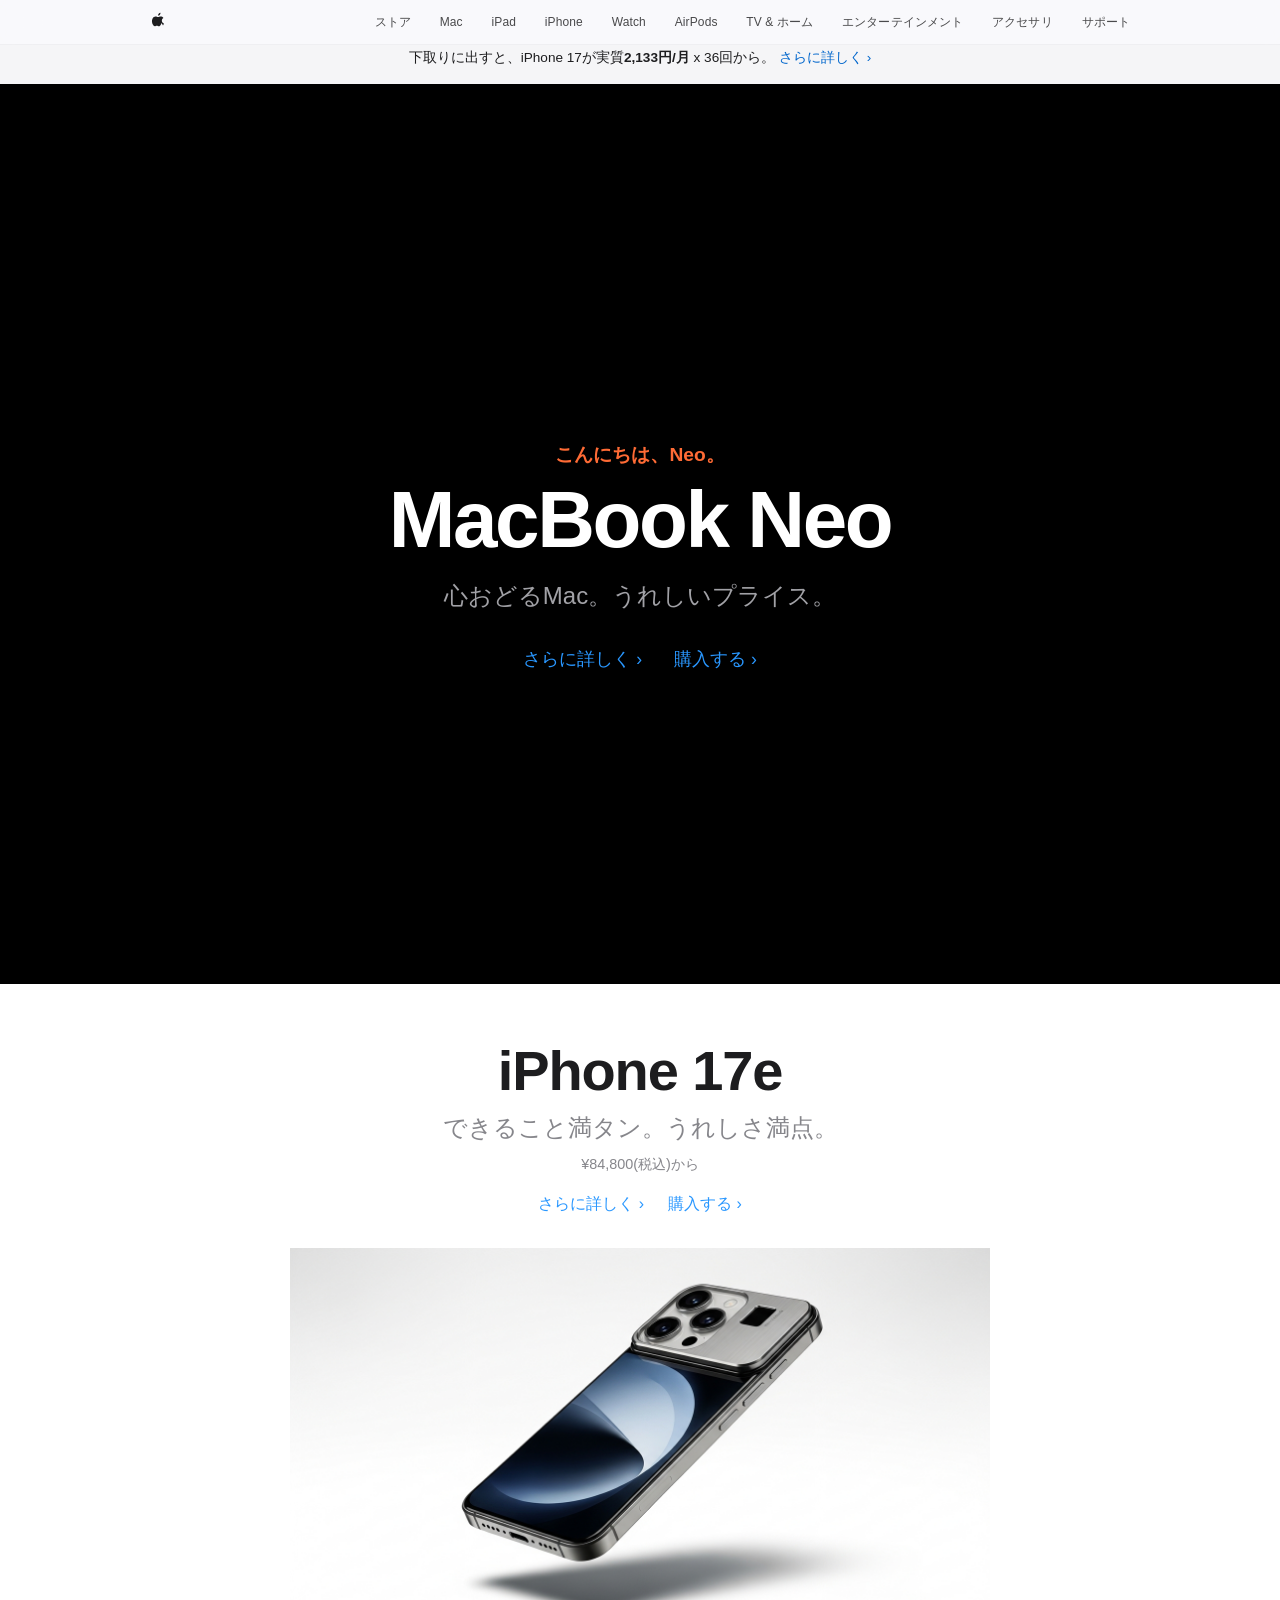
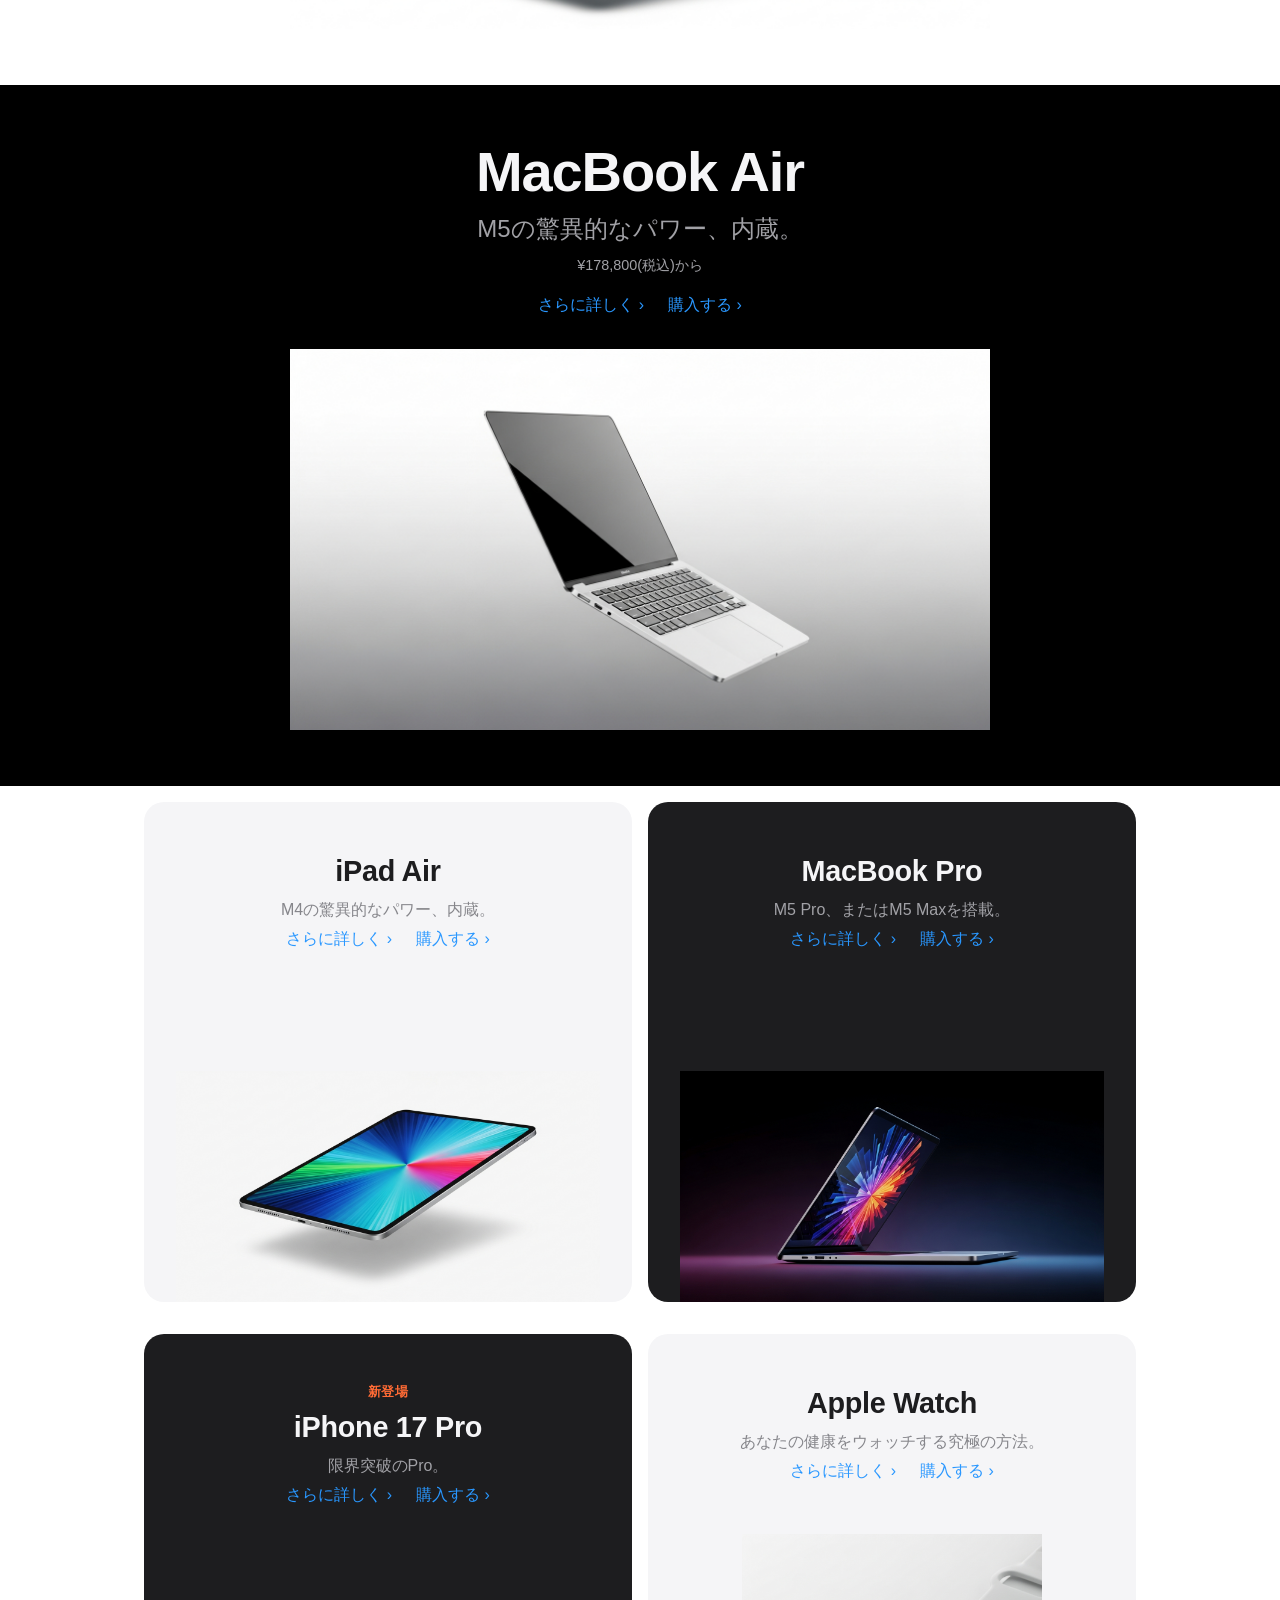
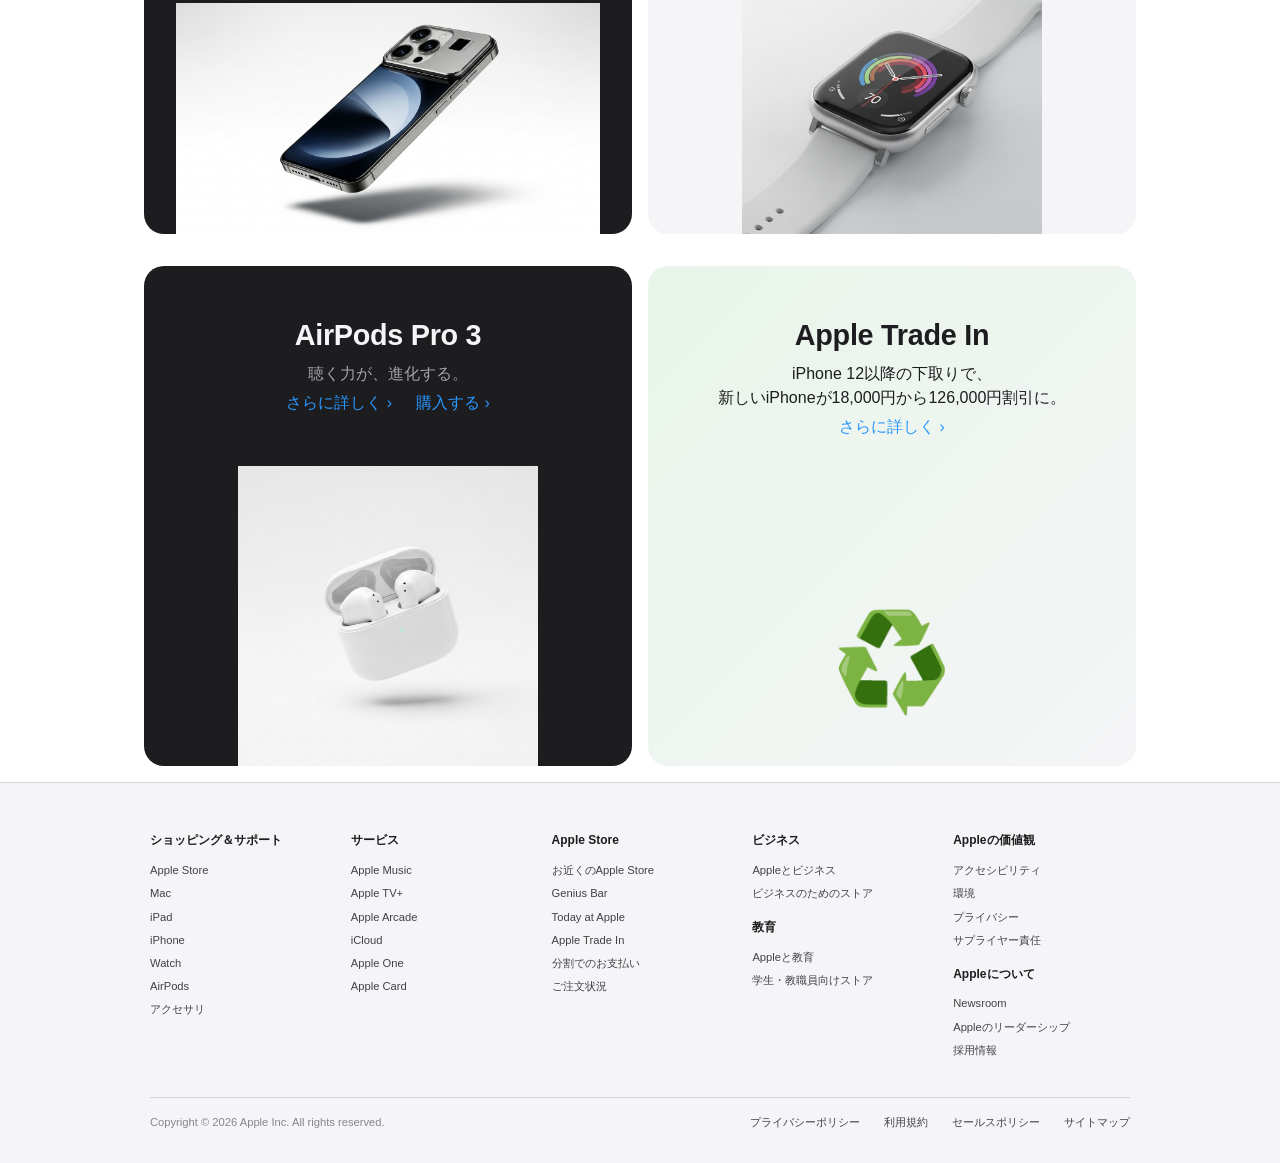
<file: index.html>
<!DOCTYPE html>
<html lang="ja">
<head>
  <meta charset="UTF-8">
  <meta name="viewport" content="width=device-width, initial-scale=1.0">
  <title>Apple（日本）</title>
  <meta name="description" content="Appleが届ける革新的なテクノロジー。iPhone、Mac、iPad、Apple Watch、AirPodsなど。">
  <link rel="stylesheet" href="style.css">
</head>
<body>
  <div class="loading-screen"><div class="loader"></div></div>

  <!-- Promo Banner -->
  <div class="store-banner" style="padding-top:48px;">
    下取りに出すと、iPhone 17が実質<strong>2,133円/月</strong> x 36回から。 <a href="#">さらに詳しく &rsaquo;</a>
  </div>

  <!-- Nav -->
  <nav class="global-nav">
    <div class="nav-inner">
      <a href="#" class="nav-logo">
        <svg viewBox="0 0 17 48" xmlns="http://www.w3.org/2000/svg"><path d="M15.57 34.41c-.73 1.74-1.08 2.52-2.03 4.08-1.31 2.18-3.17 4.89-5.47 4.91-2.04.02-2.56-1.33-5.33-1.31-2.76.01-3.34 1.34-5.38 1.32-2.3-.02-4.06-2.47-5.38-4.65C-10.35 34.04-11.3 26.82-8.6 22.42c1.91-3.12 4.94-4.95 7.73-4.95 2.88 0 4.69 1.34 7.07 1.34 2.3 0 3.71-1.34 7.03-1.34 2.48 0 5.18 1.35 7.08 3.68-6.22 3.41-5.21 12.29 1.26 14.63-.96 2.5-1.42 3.63-2.42 5.63zM10.95 12.35c1.07-1.37 1.88-3.31 1.58-5.29-1.75.12-3.79 1.23-4.98 2.68-1.08 1.32-1.97 3.28-1.62 5.18 1.9.06 3.88-1.08 5.02-2.57z"/></svg>
      </a>
      <div class="nav-links">
        <a href="store.html">ストア</a>
        <a href="mac.html">Mac</a>
        <a href="ipad.html">iPad</a>
        <a href="iphone.html">iPhone</a>
        <a href="watch.html">Watch</a>
        <a href="airpods.html">AirPods</a>
        <a href="#">TV &amp; ホーム</a>
        <a href="#">エンターテインメント</a>
        <a href="#">アクセサリ</a>
        <a href="#">サポート</a>
      </div>
      <button class="hamburger" aria-label="メニュー"><span></span><span></span><span></span></button>
    </div>
  </nav>

  <!-- Hero: MacBook Neo -->
  <section class="hero-section">
    <video class="hero-video-bg" autoplay muted loop playsinline>
      <source src="hero_video.mp4" type="video/mp4">
    </video>
    <div class="hero-content fade-in">
      <div class="hero-eyebrow">こんにちは、Neo。</div>
      <h1 class="hero-title">MacBook Neo</h1>
      <p class="hero-subtitle">心おどるMac。うれしいプライス。</p>
      <div class="hero-links">
        <a href="#" class="link-blue">さらに詳しく &rsaquo;</a>
        <a href="#" class="link-blue">購入する &rsaquo;</a>
      </div>
    </div>
  </section>

  <!-- iPhone 17e -->
  <section class="product-section white">
    <div class="product-content fade-in">
      <h2 class="product-title">iPhone 17e</h2>
      <p class="product-subtitle">できること満タン。うれしさ満点。</p>
      <p class="product-price">¥84,800(税込)から</p>
      <div class="product-links">
        <a href="#" class="link-blue">さらに詳しく &rsaquo;</a>
        <a href="#" class="link-blue">購入する &rsaquo;</a>
      </div>
      <div class="product-img">
        <img src="images/iphone.png" alt="iPhone 17e">
      </div>
    </div>
  </section>

  <!-- MacBook Air -->
  <section class="product-section dark">
    <div class="product-content fade-in">
      <h2 class="product-title">MacBook Air</h2>
      <p class="product-subtitle">M5の驚異的なパワー、内蔵。</p>
      <p class="product-price" style="color:#a1a1a6;">¥178,800(税込)から</p>
      <div class="product-links">
        <a href="#" class="link-blue">さらに詳しく &rsaquo;</a>
        <a href="#" class="link-blue">購入する &rsaquo;</a>
      </div>
      <div class="product-img">
        <img src="images/macbook.png" alt="MacBook Air">
      </div>
    </div>
  </section>

  <!-- Grid: iPad + MacBook Pro -->
  <div class="grid-section">
    <div class="grid-card light fade-in">
      <h3 class="card-title">iPad Air</h3>
      <p class="card-subtitle">M4の驚異的なパワー、内蔵。</p>
      <div class="card-links">
        <a href="#" class="link-blue">さらに詳しく &rsaquo;</a>
        <a href="#" class="link-blue">購入する &rsaquo;</a>
      </div>
      <div class="card-img">
        <img src="images/ipad.png" alt="iPad Air">
      </div>
    </div>
    <div class="grid-card dark fade-in">
      <h3 class="card-title">MacBook Pro</h3>
      <p class="card-subtitle">M5 Pro、またはM5 Maxを搭載。</p>
      <div class="card-links">
        <a href="#" class="link-blue">さらに詳しく &rsaquo;</a>
        <a href="#" class="link-blue">購入する &rsaquo;</a>
      </div>
      <div class="card-img">
        <img src="images/hero_macbook.png" alt="MacBook Pro">
      </div>
    </div>
  </div>

  <!-- Grid: iPhone 17 Pro + Apple Watch -->
  <div class="grid-section">
    <div class="grid-card dark fade-in">
      <div class="product-eyebrow" style="font-size:.8rem;">新登場</div>
      <h3 class="card-title">iPhone 17 Pro</h3>
      <p class="card-subtitle">限界突破のPro。</p>
      <div class="card-links">
        <a href="#" class="link-blue">さらに詳しく &rsaquo;</a>
        <a href="#" class="link-blue">購入する &rsaquo;</a>
      </div>
      <div class="card-img">
        <img src="images/iphone.png" alt="iPhone 17 Pro">
      </div>
    </div>
    <div class="grid-card light fade-in">
      <h3 class="card-title">Apple Watch</h3>
      <p class="card-subtitle">あなたの健康をウォッチする究極の方法。</p>
      <div class="card-links">
        <a href="#" class="link-blue">さらに詳しく &rsaquo;</a>
        <a href="#" class="link-blue">購入する &rsaquo;</a>
      </div>
      <div class="card-img">
        <img src="images/watch.png" alt="Apple Watch">
      </div>
    </div>
  </div>

  <!-- Grid: AirPods + Trade In -->
  <div class="grid-section">
    <div class="grid-card dark fade-in">
      <h3 class="card-title">AirPods Pro 3</h3>
      <p class="card-subtitle">聴く力が、進化する。</p>
      <div class="card-links">
        <a href="#" class="link-blue">さらに詳しく &rsaquo;</a>
        <a href="#" class="link-blue">購入する &rsaquo;</a>
      </div>
      <div class="card-img">
        <img src="images/airpods.png" alt="AirPods Pro">
      </div>
    </div>
    <div class="grid-card light fade-in" style="background: linear-gradient(135deg, #e8f5e9, #f5f5f7);">
      <h3 class="card-title">Apple Trade In</h3>
      <p class="card-subtitle" style="color:#1d1d1f;">iPhone 12以降の下取りで、<br>新しいiPhoneが18,000円から126,000円割引に。</p>
      <div class="card-links">
        <a href="#" class="link-blue">さらに詳しく &rsaquo;</a>
      </div>
      <div class="card-img" style="font-size:6rem;padding:2rem;">♻️</div>
    </div>
  </div>

  <!-- Footer -->
  <footer>
    <div class="footer-inner">
      <div class="footer-directory">
        <div class="footer-col">
          <h4>ショッピング＆サポート</h4>
          <a href="#">Apple Store</a>
          <a href="#">Mac</a>
          <a href="#">iPad</a>
          <a href="#">iPhone</a>
          <a href="#">Watch</a>
          <a href="#">AirPods</a>
          <a href="#">アクセサリ</a>
        </div>
        <div class="footer-col">
          <h4>サービス</h4>
          <a href="#">Apple Music</a>
          <a href="#">Apple TV+</a>
          <a href="#">Apple Arcade</a>
          <a href="#">iCloud</a>
          <a href="#">Apple One</a>
          <a href="#">Apple Card</a>
        </div>
        <div class="footer-col">
          <h4>Apple Store</h4>
          <a href="#">お近くのApple Store</a>
          <a href="#">Genius Bar</a>
          <a href="#">Today at Apple</a>
          <a href="#">Apple Trade In</a>
          <a href="#">分割でのお支払い</a>
          <a href="#">ご注文状況</a>
        </div>
        <div class="footer-col">
          <h4>ビジネス</h4>
          <a href="#">Appleとビジネス</a>
          <a href="#">ビジネスのためのストア</a>
          <h4 style="margin-top:1rem;">教育</h4>
          <a href="#">Appleと教育</a>
          <a href="#">学生・教職員向けストア</a>
        </div>
        <div class="footer-col">
          <h4>Appleの価値観</h4>
          <a href="#">アクセシビリティ</a>
          <a href="#">環境</a>
          <a href="#">プライバシー</a>
          <a href="#">サプライヤー責任</a>
          <h4 style="margin-top:1rem;">Appleについて</h4>
          <a href="#">Newsroom</a>
          <a href="#">Appleのリーダーシップ</a>
          <a href="#">採用情報</a>
        </div>
      </div>
      <div class="footer-bottom">
        <p>Copyright &copy; 2026 Apple Inc. All rights reserved.</p>
        <div class="footer-legal-links">
          <a href="#">プライバシーポリシー</a>
          <a href="#">利用規約</a>
          <a href="#">セールスポリシー</a>
          <a href="#">サイトマップ</a>
        </div>
      </div>
    </div>
  </footer>

  <script src="main.js"></script>
</body>
</html>
</file>
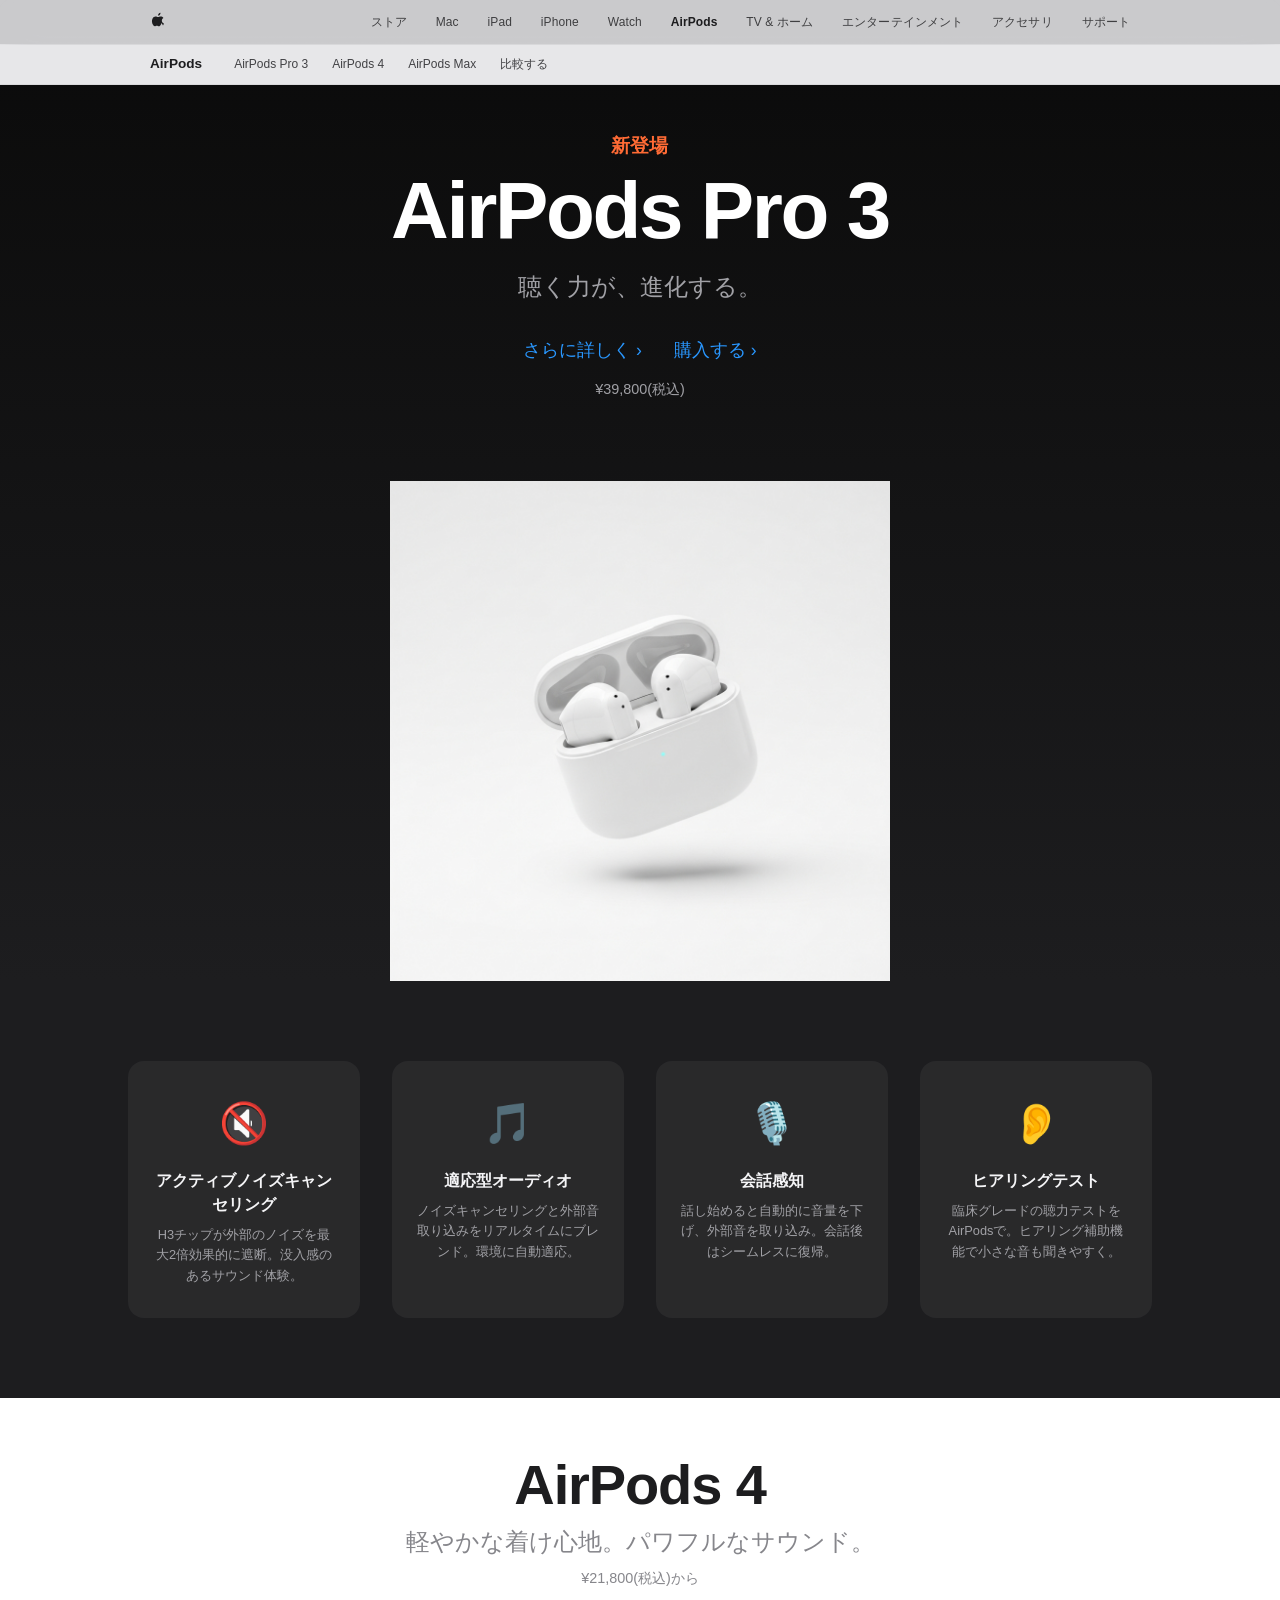
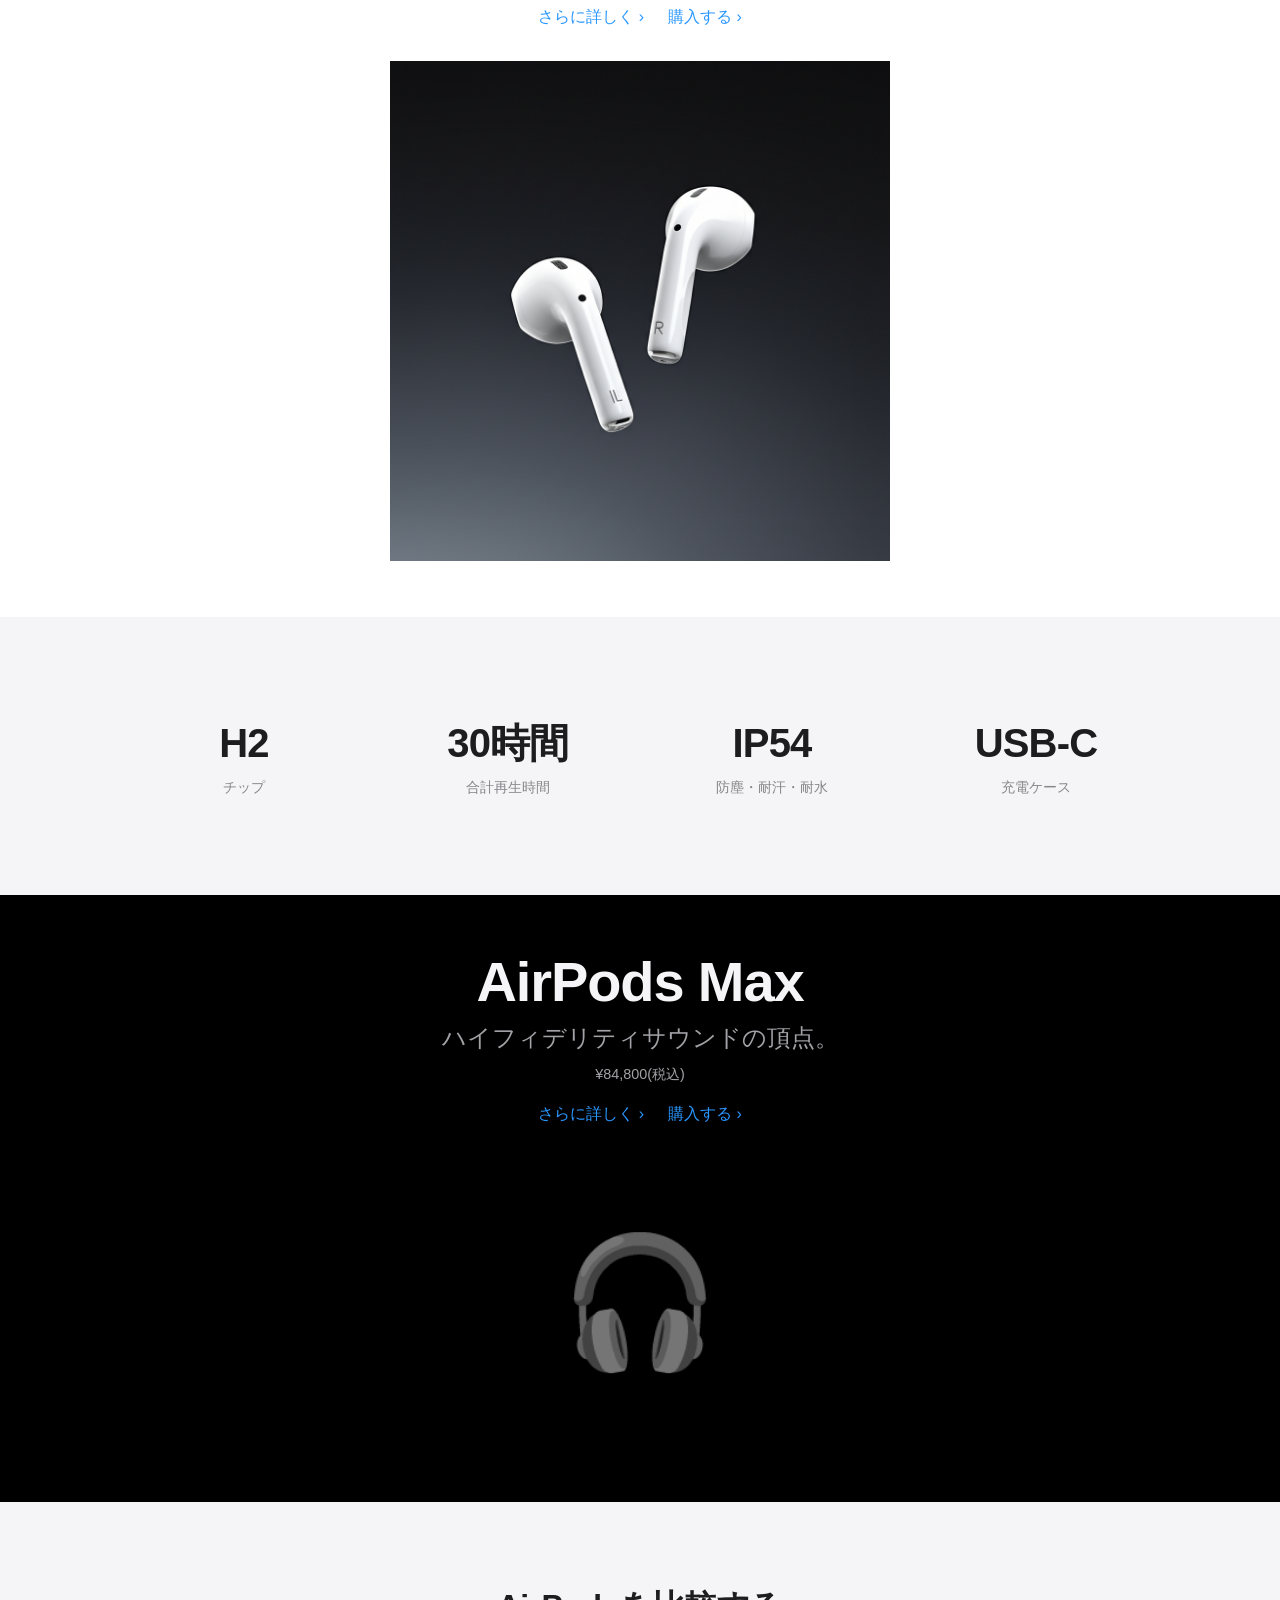
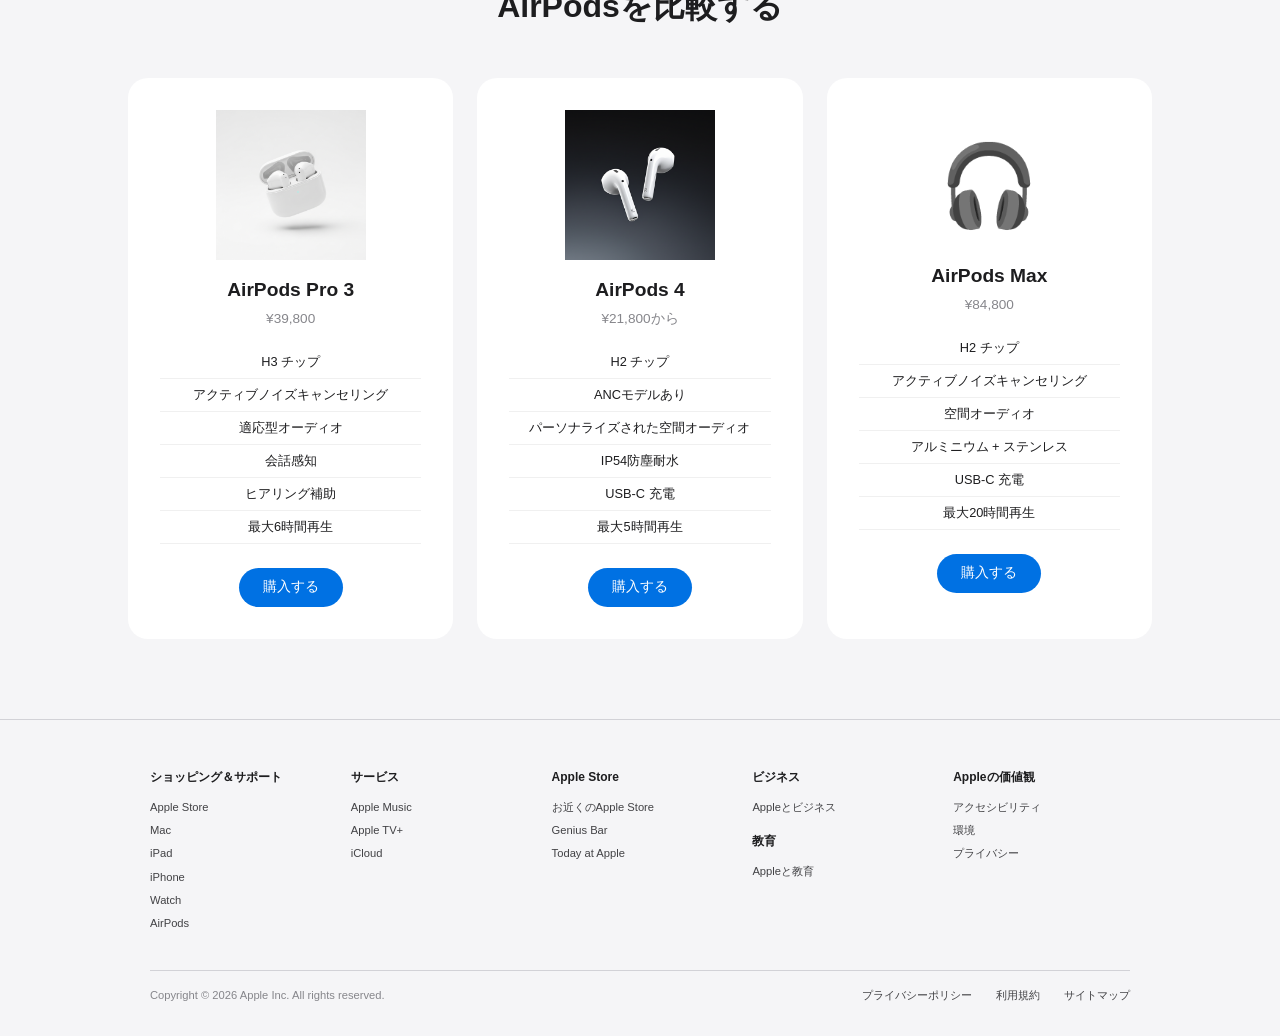
<file: airpods.html>
<!DOCTYPE html>
<html lang="ja">
<head>
  <meta charset="UTF-8">
  <meta name="viewport" content="width=device-width, initial-scale=1.0">
  <title>AirPods - Apple（日本）</title>
  <meta name="description" content="AirPods Pro 3、AirPods 4。パーソナルオーディオの新基準。">
  <link rel="stylesheet" href="style.css">
  <link rel="stylesheet" href="subpage.css">
</head>
<body>
  <div class="loading-screen"><div class="loader"></div></div>

  <nav class="global-nav">
    <div class="nav-inner">
      <a href="index.html" class="nav-logo">
        <svg viewBox="0 0 17 48" xmlns="http://www.w3.org/2000/svg"><path d="M15.57 34.41c-.73 1.74-1.08 2.52-2.03 4.08-1.31 2.18-3.17 4.89-5.47 4.91-2.04.02-2.56-1.33-5.33-1.31-2.76.01-3.34 1.34-5.38 1.32-2.3-.02-4.06-2.47-5.38-4.65C-10.35 34.04-11.3 26.82-8.6 22.42c1.91-3.12 4.94-4.95 7.73-4.95 2.88 0 4.69 1.34 7.07 1.34 2.3 0 3.71-1.34 7.03-1.34 2.48 0 5.18 1.35 7.08 3.68-6.22 3.41-5.21 12.29 1.26 14.63-.96 2.5-1.42 3.63-2.42 5.63zM10.95 12.35c1.07-1.37 1.88-3.31 1.58-5.29-1.75.12-3.79 1.23-4.98 2.68-1.08 1.32-1.97 3.28-1.62 5.18 1.9.06 3.88-1.08 5.02-2.57z"/></svg>
      </a>
      <div class="nav-links">
        <a href="store.html">ストア</a>
        <a href="mac.html">Mac</a>
        <a href="ipad.html">iPad</a>
        <a href="iphone.html">iPhone</a>
        <a href="watch.html">Watch</a>
        <a href="airpods.html" class="active">AirPods</a>
        <a href="#">TV &amp; ホーム</a>
        <a href="#">エンターテインメント</a>
        <a href="#">アクセサリ</a>
        <a href="#">サポート</a>
      </div>
      <button class="hamburger" aria-label="メニュー"><span></span><span></span><span></span></button>
    </div>
  </nav>

  <div class="sub-nav">
    <div class="sub-nav-inner">
      <span class="sub-nav-title">AirPods</span>
      <div class="sub-nav-links">
        <a href="#airpods-pro">AirPods Pro 3</a>
        <a href="#airpods-4">AirPods 4</a>
        <a href="#airpods-max">AirPods Max</a>
        <a href="#compare">比較する</a>
      </div>
    </div>
  </div>

  <!-- Hero: AirPods Pro 3 -->
  <section id="airpods-pro" class="hero-section" style="background: linear-gradient(180deg, #0a0a0a 0%, #1d1d1f 100%);">
    <div class="hero-content fade-in">
      <div class="hero-eyebrow">新登場</div>
      <h1 class="hero-title">AirPods Pro 3</h1>
      <p class="hero-subtitle">聴く力が、進化する。</p>
      <div class="hero-links">
        <a href="#" class="link-blue">さらに詳しく &rsaquo;</a>
        <a href="#" class="link-blue">購入する &rsaquo;</a>
      </div>
      <p class="hero-price">¥39,800(税込)</p>
    </div>
    <div class="hero-product-img fade-in">
      <img src="images/airpods.png" alt="AirPods Pro 3" style="max-width:500px;">
    </div>
  </section>

  <!-- AirPods Pro Features -->
  <section class="features-section dark">
    <div class="features-grid">
      <div class="feature-card fade-in">
        <div class="feature-icon">🔇</div>
        <h3>アクティブノイズキャンセリング</h3>
        <p>H3チップが外部のノイズを最大2倍効果的に遮断。没入感のあるサウンド体験。</p>
      </div>
      <div class="feature-card fade-in">
        <div class="feature-icon">🎵</div>
        <h3>適応型オーディオ</h3>
        <p>ノイズキャンセリングと外部音取り込みをリアルタイムにブレンド。環境に自動適応。</p>
      </div>
      <div class="feature-card fade-in">
        <div class="feature-icon">🎙️</div>
        <h3>会話感知</h3>
        <p>話し始めると自動的に音量を下げ、外部音を取り込み。会話後はシームレスに復帰。</p>
      </div>
      <div class="feature-card fade-in">
        <div class="feature-icon">👂</div>
        <h3>ヒアリングテスト</h3>
        <p>臨床グレードの聴力テストをAirPodsで。ヒアリング補助機能で小さな音も聞きやすく。</p>
      </div>
    </div>
  </section>

  <!-- AirPods 4 -->
  <section id="airpods-4" class="product-section white">
    <div class="product-content fade-in">
      <h2 class="product-title">AirPods 4</h2>
      <p class="product-subtitle">軽やかな着け心地。パワフルなサウンド。</p>
      <p class="product-price">¥21,800(税込)から</p>
      <div class="product-links">
        <a href="#" class="link-blue">さらに詳しく &rsaquo;</a>
        <a href="#" class="link-blue">購入する &rsaquo;</a>
      </div>
      <div class="product-img">
        <img src="images/airpods4.png" alt="AirPods 4" style="max-width:500px;margin:0 auto;">
      </div>
    </div>
  </section>

  <!-- AirPods 4 Highlights -->
  <section class="highlights-section">
    <div class="highlights-grid">
      <div class="highlight-item fade-in">
        <span class="highlight-number">H2</span>
        <span class="highlight-label">チップ</span>
      </div>
      <div class="highlight-item fade-in">
        <span class="highlight-number">30時間</span>
        <span class="highlight-label">合計再生時間</span>
      </div>
      <div class="highlight-item fade-in">
        <span class="highlight-number">IP54</span>
        <span class="highlight-label">防塵・耐汗・耐水</span>
      </div>
      <div class="highlight-item fade-in">
        <span class="highlight-number">USB-C</span>
        <span class="highlight-label">充電ケース</span>
      </div>
    </div>
  </section>

  <!-- AirPods Max -->
  <section id="airpods-max" class="product-section dark">
    <div class="product-content fade-in">
      <h2 class="product-title">AirPods Max</h2>
      <p class="product-subtitle">ハイフィデリティサウンドの頂点。</p>
      <p class="product-price" style="color:#a1a1a6;">¥84,800(税込)</p>
      <div class="product-links">
        <a href="#" class="link-blue">さらに詳しく &rsaquo;</a>
        <a href="#" class="link-blue">購入する &rsaquo;</a>
      </div>
      <div class="airpods-max-visual fade-in">
        <div style="font-size:8rem;padding:3rem;">🎧</div>
      </div>
    </div>
  </section>

  <!-- Compare -->
  <section id="compare" class="compare-section">
    <h2 class="section-heading fade-in">AirPodsを比較する</h2>
    <div class="compare-grid">
      <div class="compare-card fade-in">
        <img src="images/airpods.png" alt="AirPods Pro 3" class="compare-img">
        <h3>AirPods Pro 3</h3>
        <p class="compare-price">¥39,800</p>
        <ul class="compare-specs">
          <li>H3 チップ</li>
          <li>アクティブノイズキャンセリング</li>
          <li>適応型オーディオ</li>
          <li>会話感知</li>
          <li>ヒアリング補助</li>
          <li>最大6時間再生</li>
        </ul>
        <a href="#" class="btn-blue">購入する</a>
      </div>
      <div class="compare-card fade-in">
        <img src="images/airpods4.png" alt="AirPods 4" class="compare-img">
        <h3>AirPods 4</h3>
        <p class="compare-price">¥21,800から</p>
        <ul class="compare-specs">
          <li>H2 チップ</li>
          <li>ANCモデルあり</li>
          <li>パーソナライズされた空間オーディオ</li>
          <li>IP54防塵耐水</li>
          <li>USB-C 充電</li>
          <li>最大5時間再生</li>
        </ul>
        <a href="#" class="btn-blue">購入する</a>
      </div>
      <div class="compare-card fade-in">
        <div style="font-size:5rem;padding:1rem;">🎧</div>
        <h3>AirPods Max</h3>
        <p class="compare-price">¥84,800</p>
        <ul class="compare-specs">
          <li>H2 チップ</li>
          <li>アクティブノイズキャンセリング</li>
          <li>空間オーディオ</li>
          <li>アルミニウム + ステンレス</li>
          <li>USB-C 充電</li>
          <li>最大20時間再生</li>
        </ul>
        <a href="#" class="btn-blue">購入する</a>
      </div>
    </div>
  </section>

  <footer>
    <div class="footer-inner">
      <div class="footer-directory">
        <div class="footer-col">
          <h4>ショッピング＆サポート</h4>
          <a href="store.html">Apple Store</a>
          <a href="mac.html">Mac</a>
          <a href="ipad.html">iPad</a>
          <a href="iphone.html">iPhone</a>
          <a href="watch.html">Watch</a>
          <a href="airpods.html">AirPods</a>
        </div>
        <div class="footer-col">
          <h4>サービス</h4>
          <a href="#">Apple Music</a>
          <a href="#">Apple TV+</a>
          <a href="#">iCloud</a>
        </div>
        <div class="footer-col">
          <h4>Apple Store</h4>
          <a href="#">お近くのApple Store</a>
          <a href="#">Genius Bar</a>
          <a href="#">Today at Apple</a>
        </div>
        <div class="footer-col">
          <h4>ビジネス</h4>
          <a href="#">Appleとビジネス</a>
          <h4 style="margin-top:1rem;">教育</h4>
          <a href="#">Appleと教育</a>
        </div>
        <div class="footer-col">
          <h4>Appleの価値観</h4>
          <a href="#">アクセシビリティ</a>
          <a href="#">環境</a>
          <a href="#">プライバシー</a>
        </div>
      </div>
      <div class="footer-bottom">
        <p>Copyright &copy; 2026 Apple Inc. All rights reserved.</p>
        <div class="footer-legal-links">
          <a href="#">プライバシーポリシー</a>
          <a href="#">利用規約</a>
          <a href="#">サイトマップ</a>
        </div>
      </div>
    </div>
  </footer>
  <script src="main.js"></script>
</body>
</html>
</file>
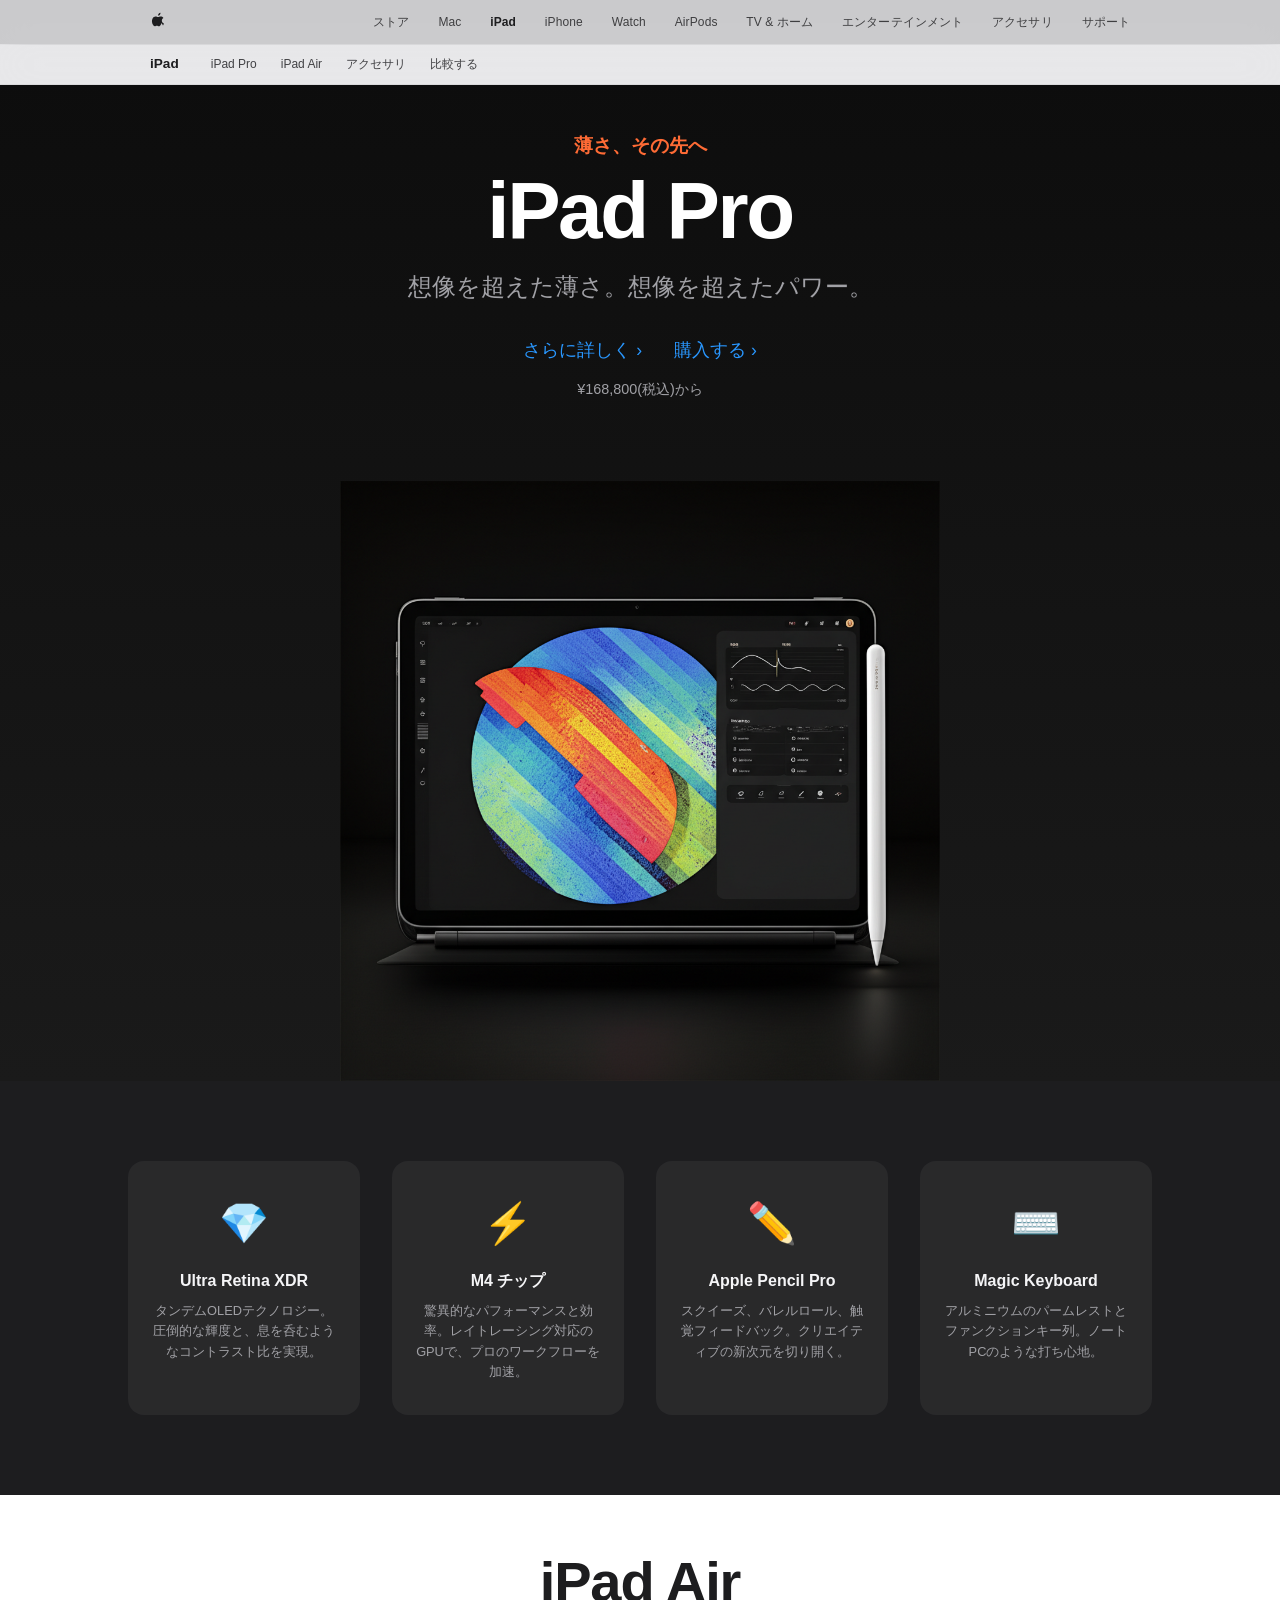
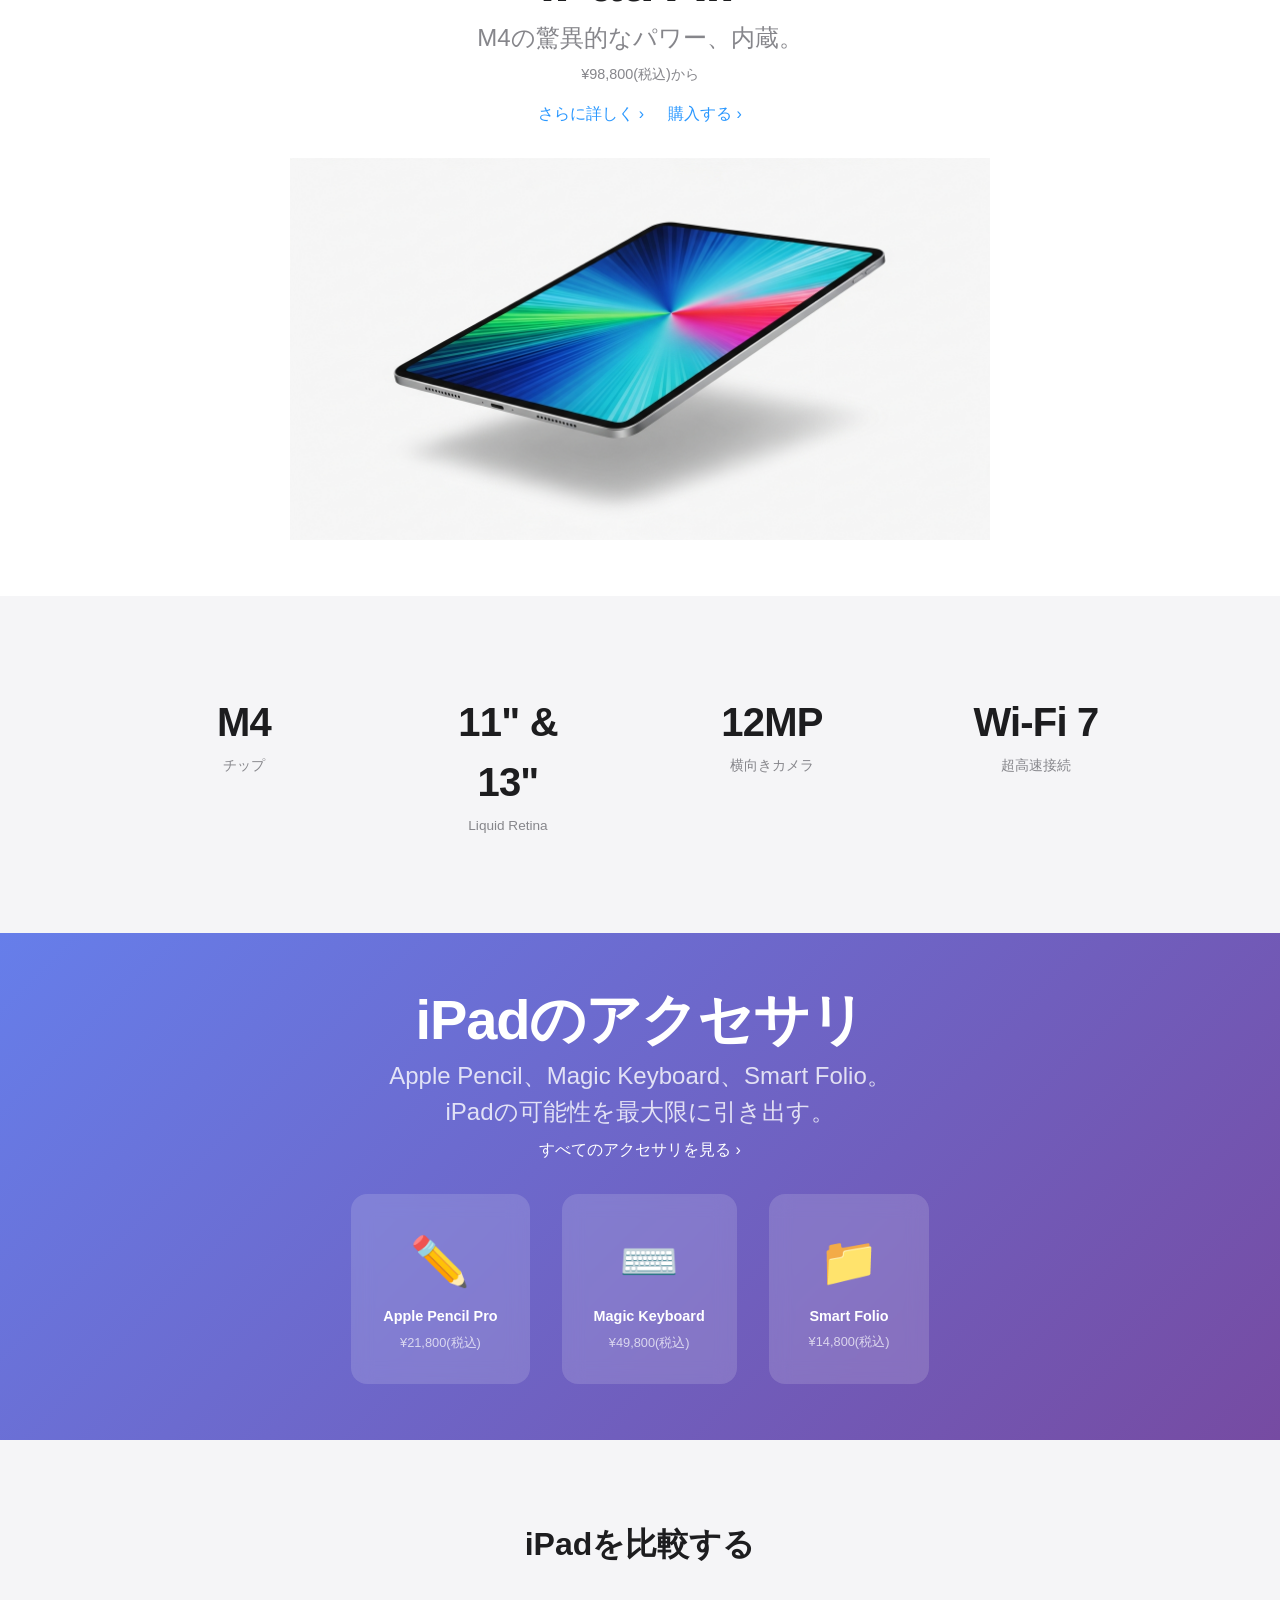
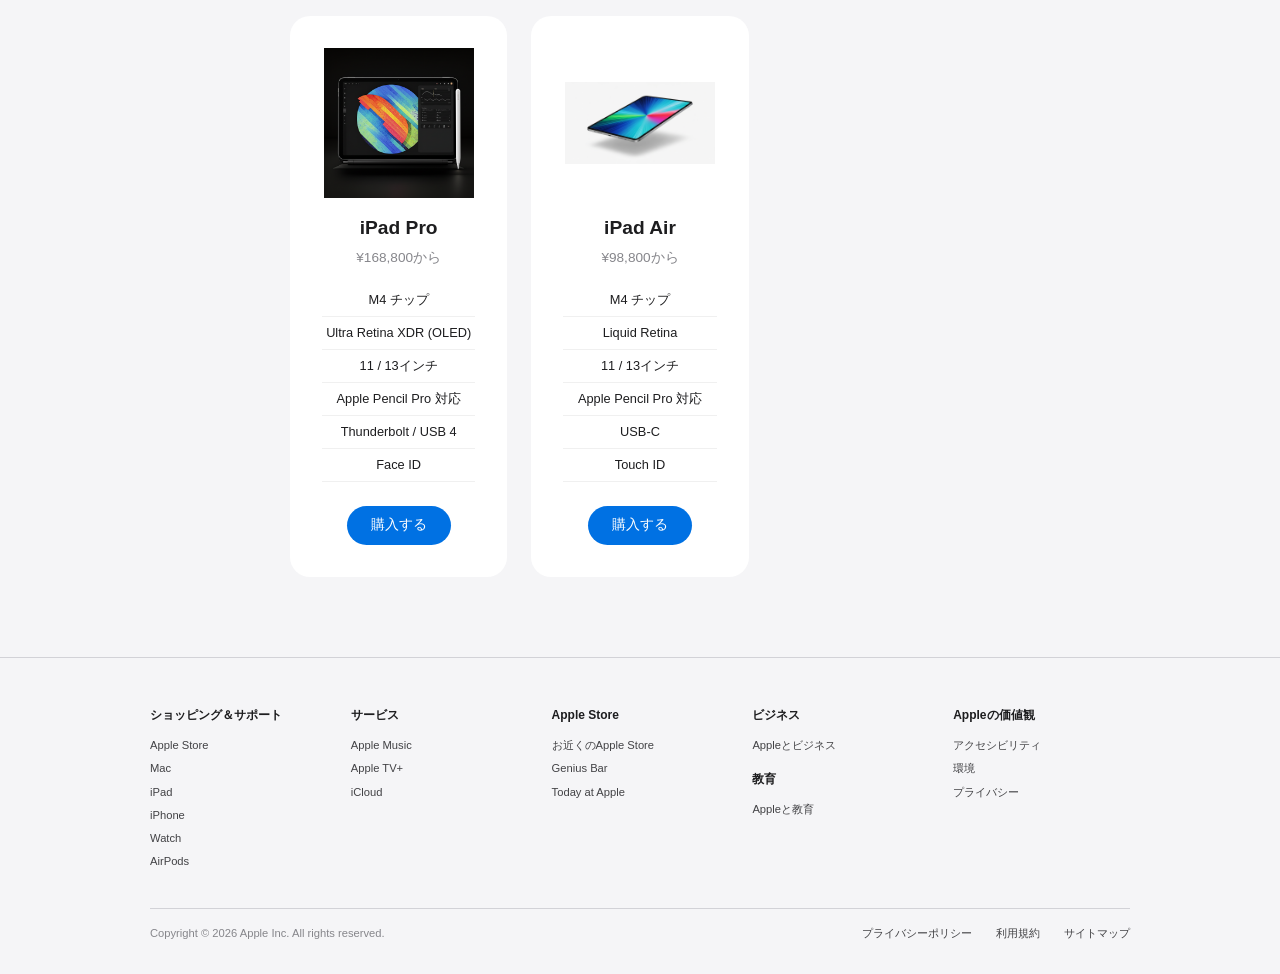
<file: ipad.html>
<!DOCTYPE html>
<html lang="ja">
<head>
  <meta charset="UTF-8">
  <meta name="viewport" content="width=device-width, initial-scale=1.0">
  <title>iPad - Apple（日本）</title>
  <meta name="description" content="iPad Pro、iPad Airを探そう。Appleシリコン搭載の最も先進的なタブレット。">
  <link rel="stylesheet" href="style.css">
  <link rel="stylesheet" href="subpage.css">
</head>
<body>
  <div class="loading-screen"><div class="loader"></div></div>

  <nav class="global-nav">
    <div class="nav-inner">
      <a href="index.html" class="nav-logo">
        <svg viewBox="0 0 17 48" xmlns="http://www.w3.org/2000/svg"><path d="M15.57 34.41c-.73 1.74-1.08 2.52-2.03 4.08-1.31 2.18-3.17 4.89-5.47 4.91-2.04.02-2.56-1.33-5.33-1.31-2.76.01-3.34 1.34-5.38 1.32-2.3-.02-4.06-2.47-5.38-4.65C-10.35 34.04-11.3 26.82-8.6 22.42c1.91-3.12 4.94-4.95 7.73-4.95 2.88 0 4.69 1.34 7.07 1.34 2.3 0 3.71-1.34 7.03-1.34 2.48 0 5.18 1.35 7.08 3.68-6.22 3.41-5.21 12.29 1.26 14.63-.96 2.5-1.42 3.63-2.42 5.63zM10.95 12.35c1.07-1.37 1.88-3.31 1.58-5.29-1.75.12-3.79 1.23-4.98 2.68-1.08 1.32-1.97 3.28-1.62 5.18 1.9.06 3.88-1.08 5.02-2.57z"/></svg>
      </a>
      <div class="nav-links">
        <a href="store.html">ストア</a>
        <a href="mac.html">Mac</a>
        <a href="ipad.html" class="active">iPad</a>
        <a href="iphone.html">iPhone</a>
        <a href="watch.html">Watch</a>
        <a href="airpods.html">AirPods</a>
        <a href="#">TV &amp; ホーム</a>
        <a href="#">エンターテインメント</a>
        <a href="#">アクセサリ</a>
        <a href="#">サポート</a>
      </div>
      <button class="hamburger" aria-label="メニュー"><span></span><span></span><span></span></button>
    </div>
  </nav>

  <div class="sub-nav">
    <div class="sub-nav-inner">
      <span class="sub-nav-title">iPad</span>
      <div class="sub-nav-links">
        <a href="#ipad-pro">iPad Pro</a>
        <a href="#ipad-air">iPad Air</a>
        <a href="#accessories">アクセサリ</a>
        <a href="#compare">比較する</a>
      </div>
    </div>
  </div>

  <!-- Hero: iPad Pro -->
  <section id="ipad-pro" class="hero-section" style="background: linear-gradient(180deg, #0c0c0c 0%, #1a1a1a 100%);">
    <div class="hero-content fade-in">
      <div class="hero-eyebrow">薄さ、その先へ</div>
      <h1 class="hero-title">iPad Pro</h1>
      <p class="hero-subtitle">想像を超えた薄さ。想像を超えたパワー。</p>
      <div class="hero-links">
        <a href="#" class="link-blue">さらに詳しく &rsaquo;</a>
        <a href="#" class="link-blue">購入する &rsaquo;</a>
      </div>
      <p class="hero-price">¥168,800(税込)から</p>
    </div>
    <div class="hero-product-img fade-in">
      <img src="images/ipad_pro.png" alt="iPad Pro">
    </div>
  </section>

  <!-- iPad Pro Features -->
  <section class="features-section dark">
    <div class="features-grid">
      <div class="feature-card fade-in">
        <div class="feature-icon">💎</div>
        <h3>Ultra Retina XDR</h3>
        <p>タンデムOLEDテクノロジー。圧倒的な輝度と、息を呑むようなコントラスト比を実現。</p>
      </div>
      <div class="feature-card fade-in">
        <div class="feature-icon">⚡</div>
        <h3>M4 チップ</h3>
        <p>驚異的なパフォーマンスと効率。レイトレーシング対応のGPUで、プロのワークフローを加速。</p>
      </div>
      <div class="feature-card fade-in">
        <div class="feature-icon">✏️</div>
        <h3>Apple Pencil Pro</h3>
        <p>スクイーズ、バレルロール、触覚フィードバック。クリエイティブの新次元を切り開く。</p>
      </div>
      <div class="feature-card fade-in">
        <div class="feature-icon">⌨️</div>
        <h3>Magic Keyboard</h3>
        <p>アルミニウムのパームレストとファンクションキー列。ノートPCのような打ち心地。</p>
      </div>
    </div>
  </section>

  <!-- iPad Air -->
  <section id="ipad-air" class="product-section white">
    <div class="product-content fade-in">
      <h2 class="product-title">iPad Air</h2>
      <p class="product-subtitle">M4の驚異的なパワー、内蔵。</p>
      <p class="product-price">¥98,800(税込)から</p>
      <div class="product-links">
        <a href="#" class="link-blue">さらに詳しく &rsaquo;</a>
        <a href="#" class="link-blue">購入する &rsaquo;</a>
      </div>
      <div class="product-img">
        <img src="images/ipad.png" alt="iPad Air">
      </div>
    </div>
  </section>

  <!-- iPad Air Highlights -->
  <section class="highlights-section">
    <div class="highlights-grid">
      <div class="highlight-item fade-in">
        <span class="highlight-number">M4</span>
        <span class="highlight-label">チップ</span>
      </div>
      <div class="highlight-item fade-in">
        <span class="highlight-number">11" & 13"</span>
        <span class="highlight-label">Liquid Retina</span>
      </div>
      <div class="highlight-item fade-in">
        <span class="highlight-number">12MP</span>
        <span class="highlight-label">横向きカメラ</span>
      </div>
      <div class="highlight-item fade-in">
        <span class="highlight-number">Wi-Fi 7</span>
        <span class="highlight-label">超高速接続</span>
      </div>
    </div>
  </section>

  <!-- Accessories -->
  <section id="accessories" class="product-section" style="background: linear-gradient(135deg, #667eea 0%, #764ba2 100%); color:#fff;">
    <div class="product-content fade-in">
      <h2 class="product-title" style="color:#fff;">iPadのアクセサリ</h2>
      <p class="product-subtitle" style="color:rgba(255,255,255,.8);">Apple Pencil、Magic Keyboard、Smart Folio。<br>iPadの可能性を最大限に引き出す。</p>
      <div class="product-links">
        <a href="#" class="link-blue" style="color:#fff;">すべてのアクセサリを見る &rsaquo;</a>
      </div>
      <div class="accessory-grid">
        <div class="accessory-item fade-in">
          <div style="font-size:3rem;margin-bottom:.5rem;">✏️</div>
          <h4>Apple Pencil Pro</h4>
          <p>¥21,800(税込)</p>
        </div>
        <div class="accessory-item fade-in">
          <div style="font-size:3rem;margin-bottom:.5rem;">⌨️</div>
          <h4>Magic Keyboard</h4>
          <p>¥49,800(税込)</p>
        </div>
        <div class="accessory-item fade-in">
          <div style="font-size:3rem;margin-bottom:.5rem;">📁</div>
          <h4>Smart Folio</h4>
          <p>¥14,800(税込)</p>
        </div>
      </div>
    </div>
  </section>

  <!-- Compare -->
  <section id="compare" class="compare-section">
    <h2 class="section-heading fade-in">iPadを比較する</h2>
    <div class="compare-grid" style="max-width:700px;">
      <div class="compare-card fade-in">
        <img src="images/ipad_pro.png" alt="iPad Pro" class="compare-img">
        <h3>iPad Pro</h3>
        <p class="compare-price">¥168,800から</p>
        <ul class="compare-specs">
          <li>M4 チップ</li>
          <li>Ultra Retina XDR (OLED)</li>
          <li>11 / 13インチ</li>
          <li>Apple Pencil Pro 対応</li>
          <li>Thunderbolt / USB 4</li>
          <li>Face ID</li>
        </ul>
        <a href="#" class="btn-blue">購入する</a>
      </div>
      <div class="compare-card fade-in">
        <img src="images/ipad.png" alt="iPad Air" class="compare-img">
        <h3>iPad Air</h3>
        <p class="compare-price">¥98,800から</p>
        <ul class="compare-specs">
          <li>M4 チップ</li>
          <li>Liquid Retina</li>
          <li>11 / 13インチ</li>
          <li>Apple Pencil Pro 対応</li>
          <li>USB-C</li>
          <li>Touch ID</li>
        </ul>
        <a href="#" class="btn-blue">購入する</a>
      </div>
    </div>
  </section>

  <footer>
    <div class="footer-inner">
      <div class="footer-directory">
        <div class="footer-col">
          <h4>ショッピング＆サポート</h4>
          <a href="store.html">Apple Store</a>
          <a href="mac.html">Mac</a>
          <a href="ipad.html">iPad</a>
          <a href="iphone.html">iPhone</a>
          <a href="watch.html">Watch</a>
          <a href="airpods.html">AirPods</a>
        </div>
        <div class="footer-col">
          <h4>サービス</h4>
          <a href="#">Apple Music</a>
          <a href="#">Apple TV+</a>
          <a href="#">iCloud</a>
        </div>
        <div class="footer-col">
          <h4>Apple Store</h4>
          <a href="#">お近くのApple Store</a>
          <a href="#">Genius Bar</a>
          <a href="#">Today at Apple</a>
        </div>
        <div class="footer-col">
          <h4>ビジネス</h4>
          <a href="#">Appleとビジネス</a>
          <h4 style="margin-top:1rem;">教育</h4>
          <a href="#">Appleと教育</a>
        </div>
        <div class="footer-col">
          <h4>Appleの価値観</h4>
          <a href="#">アクセシビリティ</a>
          <a href="#">環境</a>
          <a href="#">プライバシー</a>
        </div>
      </div>
      <div class="footer-bottom">
        <p>Copyright &copy; 2026 Apple Inc. All rights reserved.</p>
        <div class="footer-legal-links">
          <a href="#">プライバシーポリシー</a>
          <a href="#">利用規約</a>
          <a href="#">サイトマップ</a>
        </div>
      </div>
    </div>
  </footer>
  <script src="main.js"></script>
</body>
</html>
</file>
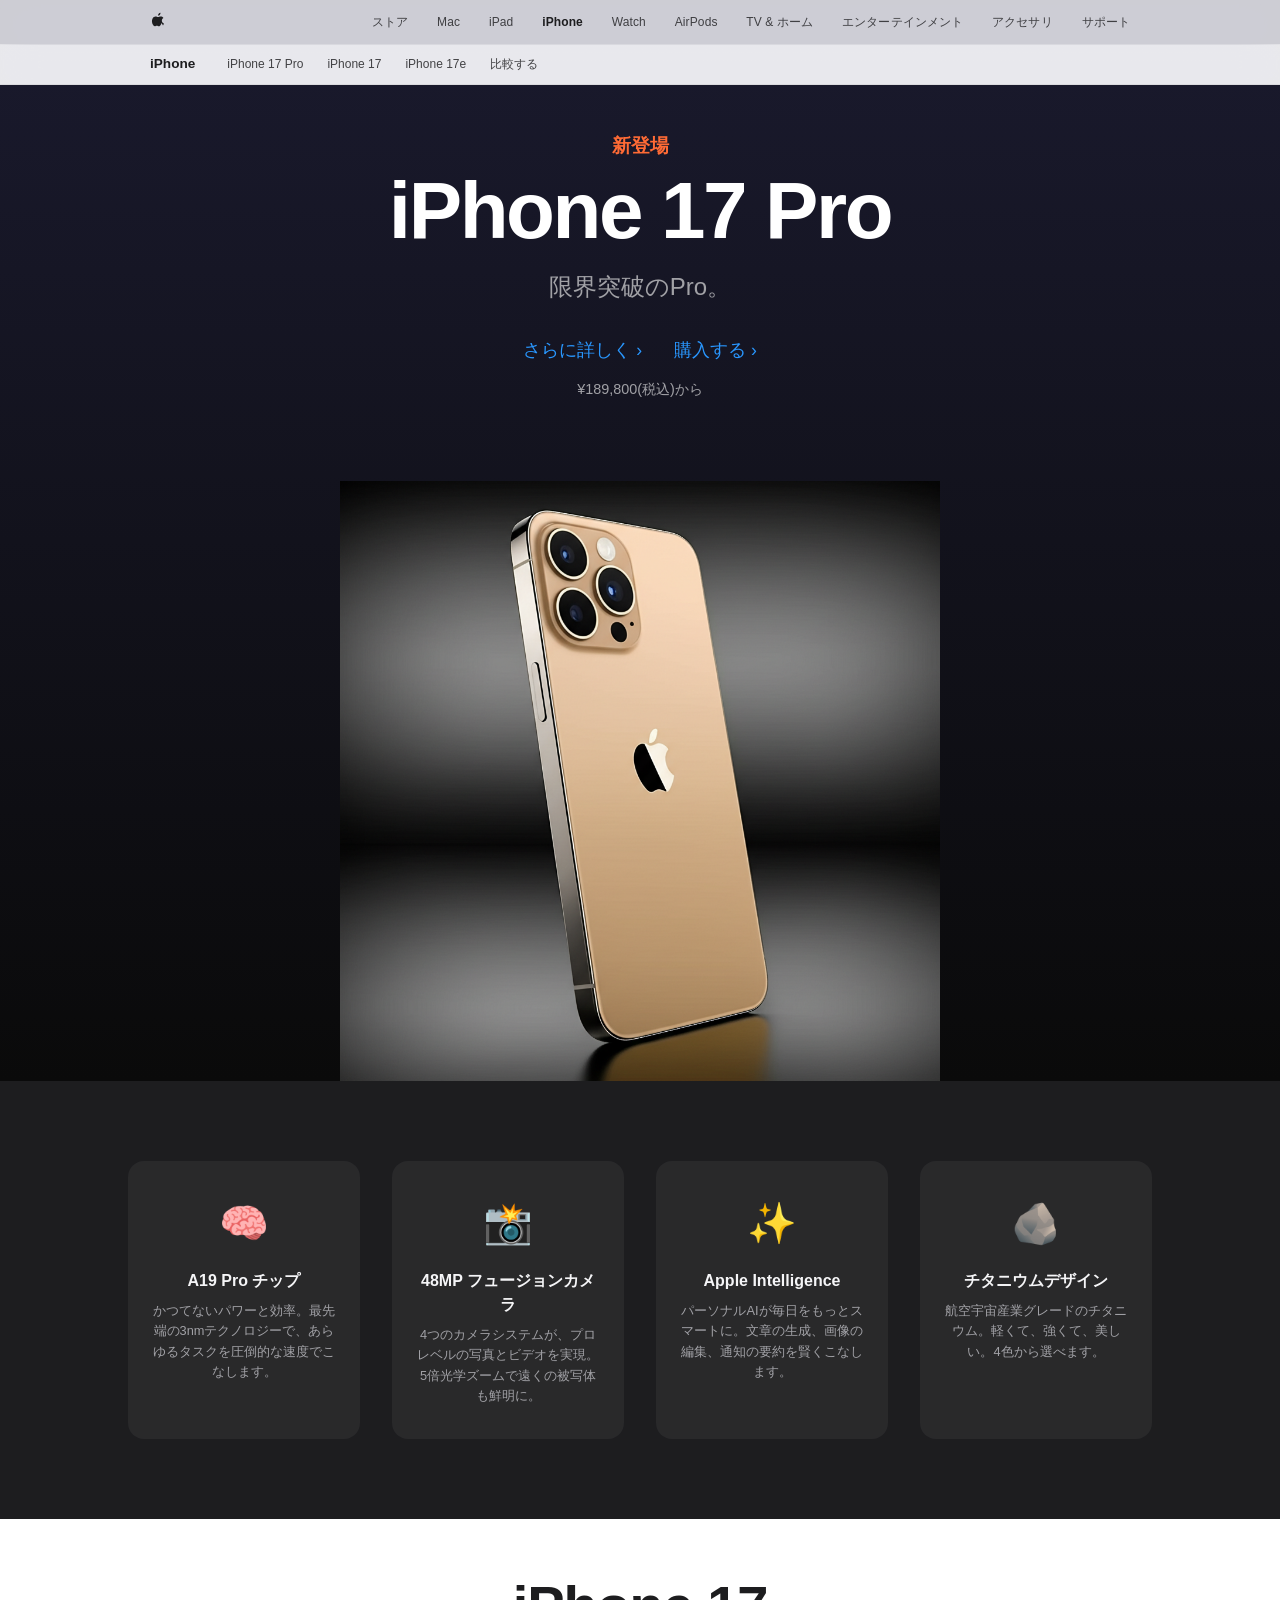
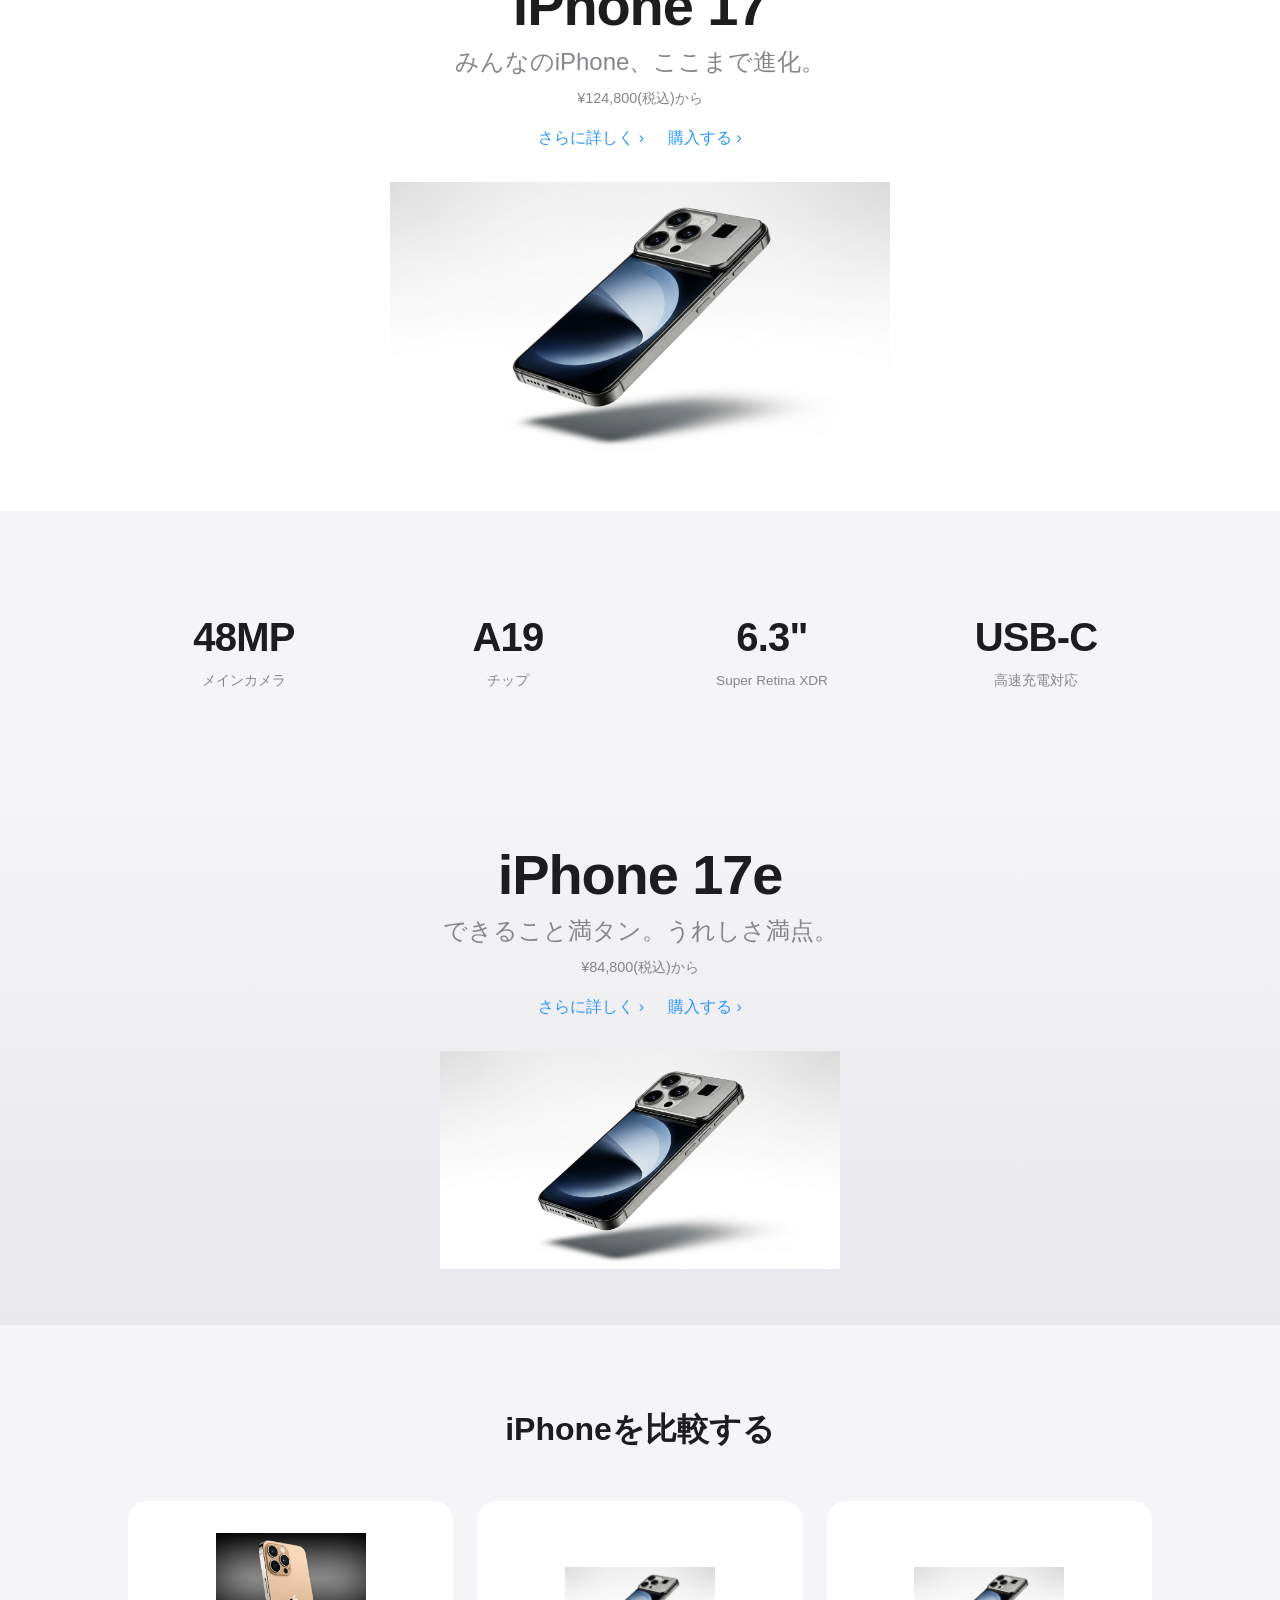
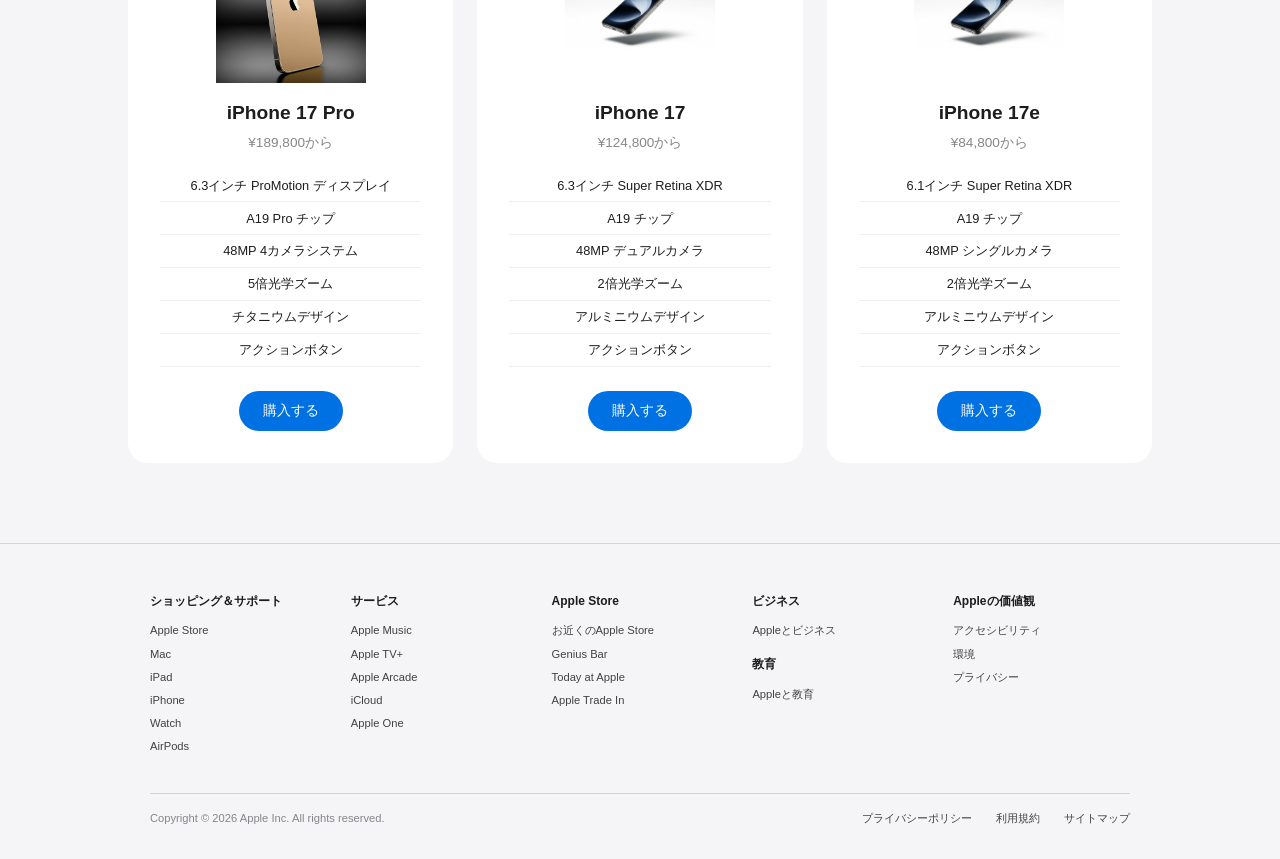
<file: iphone.html>
<!DOCTYPE html>
<html lang="ja">
<head>
  <meta charset="UTF-8">
  <meta name="viewport" content="width=device-width, initial-scale=1.0">
  <title>iPhone - Apple（日本）</title>
  <meta name="description" content="iPhone 17 Pro、iPhone 17、iPhone 17eを探そう。最先端のカメラ、A19チップ、Apple Intelligence。">
  <link rel="stylesheet" href="style.css">
  <link rel="stylesheet" href="subpage.css">
</head>
<body>
  <div class="loading-screen"><div class="loader"></div></div>

  <!-- Nav -->
  <nav class="global-nav">
    <div class="nav-inner">
      <a href="index.html" class="nav-logo">
        <svg viewBox="0 0 17 48" xmlns="http://www.w3.org/2000/svg"><path d="M15.57 34.41c-.73 1.74-1.08 2.52-2.03 4.08-1.31 2.18-3.17 4.89-5.47 4.91-2.04.02-2.56-1.33-5.33-1.31-2.76.01-3.34 1.34-5.38 1.32-2.3-.02-4.06-2.47-5.38-4.65C-10.35 34.04-11.3 26.82-8.6 22.42c1.91-3.12 4.94-4.95 7.73-4.95 2.88 0 4.69 1.34 7.07 1.34 2.3 0 3.71-1.34 7.03-1.34 2.48 0 5.18 1.35 7.08 3.68-6.22 3.41-5.21 12.29 1.26 14.63-.96 2.5-1.42 3.63-2.42 5.63zM10.95 12.35c1.07-1.37 1.88-3.31 1.58-5.29-1.75.12-3.79 1.23-4.98 2.68-1.08 1.32-1.97 3.28-1.62 5.18 1.9.06 3.88-1.08 5.02-2.57z"/></svg>
      </a>
      <div class="nav-links">
        <a href="store.html">ストア</a>
        <a href="mac.html">Mac</a>
        <a href="ipad.html">iPad</a>
        <a href="iphone.html" class="active">iPhone</a>
        <a href="watch.html">Watch</a>
        <a href="airpods.html">AirPods</a>
        <a href="#">TV &amp; ホーム</a>
        <a href="#">エンターテインメント</a>
        <a href="#">アクセサリ</a>
        <a href="#">サポート</a>
      </div>
      <button class="hamburger" aria-label="メニュー"><span></span><span></span><span></span></button>
    </div>
  </nav>

  <!-- Sub Nav -->
  <div class="sub-nav">
    <div class="sub-nav-inner">
      <span class="sub-nav-title">iPhone</span>
      <div class="sub-nav-links">
        <a href="#iphone17pro">iPhone 17 Pro</a>
        <a href="#iphone17">iPhone 17</a>
        <a href="#iphone17e">iPhone 17e</a>
        <a href="#compare">比較する</a>
      </div>
    </div>
  </div>

  <!-- Hero: iPhone 17 Pro -->
  <section id="iphone17pro" class="hero-section" style="background: linear-gradient(180deg, #1a1a2e 0%, #0a0a0a 100%);">
    <div class="hero-content fade-in">
      <div class="hero-eyebrow">新登場</div>
      <h1 class="hero-title">iPhone 17 Pro</h1>
      <p class="hero-subtitle">限界突破のPro。</p>
      <div class="hero-links">
        <a href="#" class="link-blue">さらに詳しく &rsaquo;</a>
        <a href="#" class="link-blue">購入する &rsaquo;</a>
      </div>
      <p class="hero-price">¥189,800(税込)から</p>
    </div>
    <div class="hero-product-img fade-in">
      <img src="images/iphone_pro.png" alt="iPhone 17 Pro">
    </div>
  </section>

  <!-- Features: iPhone 17 Pro -->
  <section class="features-section dark">
    <div class="features-grid">
      <div class="feature-card fade-in">
        <div class="feature-icon">🧠</div>
        <h3>A19 Pro チップ</h3>
        <p>かつてないパワーと効率。最先端の3nmテクノロジーで、あらゆるタスクを圧倒的な速度でこなします。</p>
      </div>
      <div class="feature-card fade-in">
        <div class="feature-icon">📸</div>
        <h3>48MP フュージョンカメラ</h3>
        <p>4つのカメラシステムが、プロレベルの写真とビデオを実現。5倍光学ズームで遠くの被写体も鮮明に。</p>
      </div>
      <div class="feature-card fade-in">
        <div class="feature-icon">✨</div>
        <h3>Apple Intelligence</h3>
        <p>パーソナルAIが毎日をもっとスマートに。文章の生成、画像の編集、通知の要約を賢くこなします。</p>
      </div>
      <div class="feature-card fade-in">
        <div class="feature-icon">🪨</div>
        <h3>チタニウムデザイン</h3>
        <p>航空宇宙産業グレードのチタニウム。軽くて、強くて、美しい。4色から選べます。</p>
      </div>
    </div>
  </section>

  <!-- iPhone 17 -->
  <section id="iphone17" class="product-section white">
    <div class="product-content fade-in">
      <h2 class="product-title">iPhone 17</h2>
      <p class="product-subtitle">みんなのiPhone、ここまで進化。</p>
      <p class="product-price">¥124,800(税込)から</p>
      <div class="product-links">
        <a href="#" class="link-blue">さらに詳しく &rsaquo;</a>
        <a href="#" class="link-blue">購入する &rsaquo;</a>
      </div>
      <div class="product-img">
        <img src="images/iphone.png" alt="iPhone 17" style="max-width:500px;margin:0 auto;">
      </div>
    </div>
  </section>

  <!-- iPhone 17 Highlights -->
  <section class="highlights-section">
    <div class="highlights-grid">
      <div class="highlight-item fade-in">
        <span class="highlight-number">48MP</span>
        <span class="highlight-label">メインカメラ</span>
      </div>
      <div class="highlight-item fade-in">
        <span class="highlight-number">A19</span>
        <span class="highlight-label">チップ</span>
      </div>
      <div class="highlight-item fade-in">
        <span class="highlight-number">6.3"</span>
        <span class="highlight-label">Super Retina XDR</span>
      </div>
      <div class="highlight-item fade-in">
        <span class="highlight-number">USB-C</span>
        <span class="highlight-label">高速充電対応</span>
      </div>
    </div>
  </section>

  <!-- iPhone 17e -->
  <section id="iphone17e" class="product-section" style="background: linear-gradient(180deg, #f5f5f7, #e8e8ed);">
    <div class="product-content fade-in">
      <h2 class="product-title">iPhone 17e</h2>
      <p class="product-subtitle">できること満タン。うれしさ満点。</p>
      <p class="product-price">¥84,800(税込)から</p>
      <div class="product-links">
        <a href="#" class="link-blue">さらに詳しく &rsaquo;</a>
        <a href="#" class="link-blue">購入する &rsaquo;</a>
      </div>
      <div class="product-img">
        <img src="images/iphone.png" alt="iPhone 17e" style="max-width:400px;margin:0 auto;">
      </div>
    </div>
  </section>

  <!-- Compare -->
  <section id="compare" class="compare-section">
    <h2 class="section-heading fade-in">iPhoneを比較する</h2>
    <div class="compare-grid">
      <div class="compare-card fade-in">
        <img src="images/iphone_pro.png" alt="iPhone 17 Pro" class="compare-img">
        <h3>iPhone 17 Pro</h3>
        <p class="compare-price">¥189,800から</p>
        <ul class="compare-specs">
          <li>6.3インチ ProMotion ディスプレイ</li>
          <li>A19 Pro チップ</li>
          <li>48MP 4カメラシステム</li>
          <li>5倍光学ズーム</li>
          <li>チタニウムデザイン</li>
          <li>アクションボタン</li>
        </ul>
        <a href="#" class="btn-blue">購入する</a>
      </div>
      <div class="compare-card fade-in">
        <img src="images/iphone.png" alt="iPhone 17" class="compare-img">
        <h3>iPhone 17</h3>
        <p class="compare-price">¥124,800から</p>
        <ul class="compare-specs">
          <li>6.3インチ Super Retina XDR</li>
          <li>A19 チップ</li>
          <li>48MP デュアルカメラ</li>
          <li>2倍光学ズーム</li>
          <li>アルミニウムデザイン</li>
          <li>アクションボタン</li>
        </ul>
        <a href="#" class="btn-blue">購入する</a>
      </div>
      <div class="compare-card fade-in">
        <img src="images/iphone.png" alt="iPhone 17e" class="compare-img">
        <h3>iPhone 17e</h3>
        <p class="compare-price">¥84,800から</p>
        <ul class="compare-specs">
          <li>6.1インチ Super Retina XDR</li>
          <li>A19 チップ</li>
          <li>48MP シングルカメラ</li>
          <li>2倍光学ズーム</li>
          <li>アルミニウムデザイン</li>
          <li>アクションボタン</li>
        </ul>
        <a href="#" class="btn-blue">購入する</a>
      </div>
    </div>
  </section>

  <!-- Footer -->
  <footer>
    <div class="footer-inner">
      <div class="footer-directory">
        <div class="footer-col">
          <h4>ショッピング＆サポート</h4>
          <a href="store.html">Apple Store</a>
          <a href="mac.html">Mac</a>
          <a href="ipad.html">iPad</a>
          <a href="iphone.html">iPhone</a>
          <a href="watch.html">Watch</a>
          <a href="airpods.html">AirPods</a>
        </div>
        <div class="footer-col">
          <h4>サービス</h4>
          <a href="#">Apple Music</a>
          <a href="#">Apple TV+</a>
          <a href="#">Apple Arcade</a>
          <a href="#">iCloud</a>
          <a href="#">Apple One</a>
        </div>
        <div class="footer-col">
          <h4>Apple Store</h4>
          <a href="#">お近くのApple Store</a>
          <a href="#">Genius Bar</a>
          <a href="#">Today at Apple</a>
          <a href="#">Apple Trade In</a>
        </div>
        <div class="footer-col">
          <h4>ビジネス</h4>
          <a href="#">Appleとビジネス</a>
          <h4 style="margin-top:1rem;">教育</h4>
          <a href="#">Appleと教育</a>
        </div>
        <div class="footer-col">
          <h4>Appleの価値観</h4>
          <a href="#">アクセシビリティ</a>
          <a href="#">環境</a>
          <a href="#">プライバシー</a>
        </div>
      </div>
      <div class="footer-bottom">
        <p>Copyright &copy; 2026 Apple Inc. All rights reserved.</p>
        <div class="footer-legal-links">
          <a href="#">プライバシーポリシー</a>
          <a href="#">利用規約</a>
          <a href="#">サイトマップ</a>
        </div>
      </div>
    </div>
  </footer>

  <script src="main.js"></script>
</body>
</html>
</file>
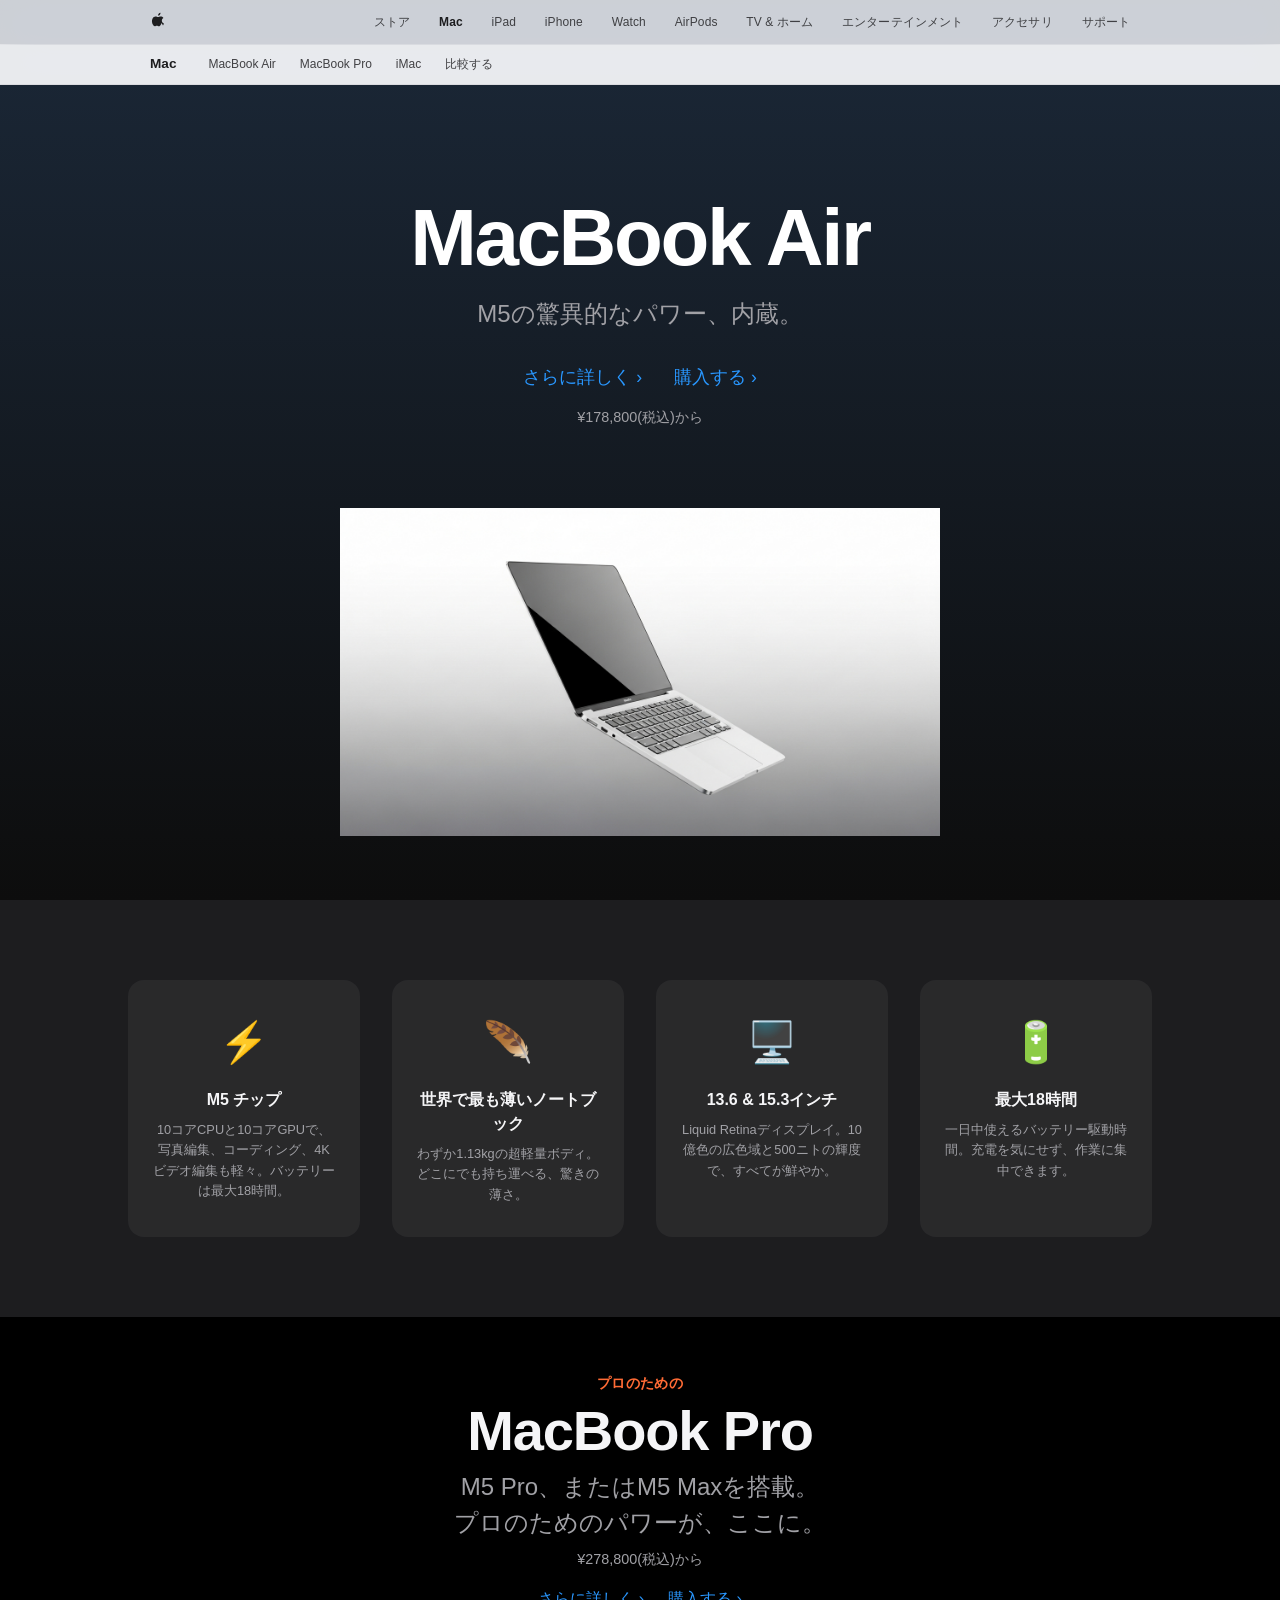
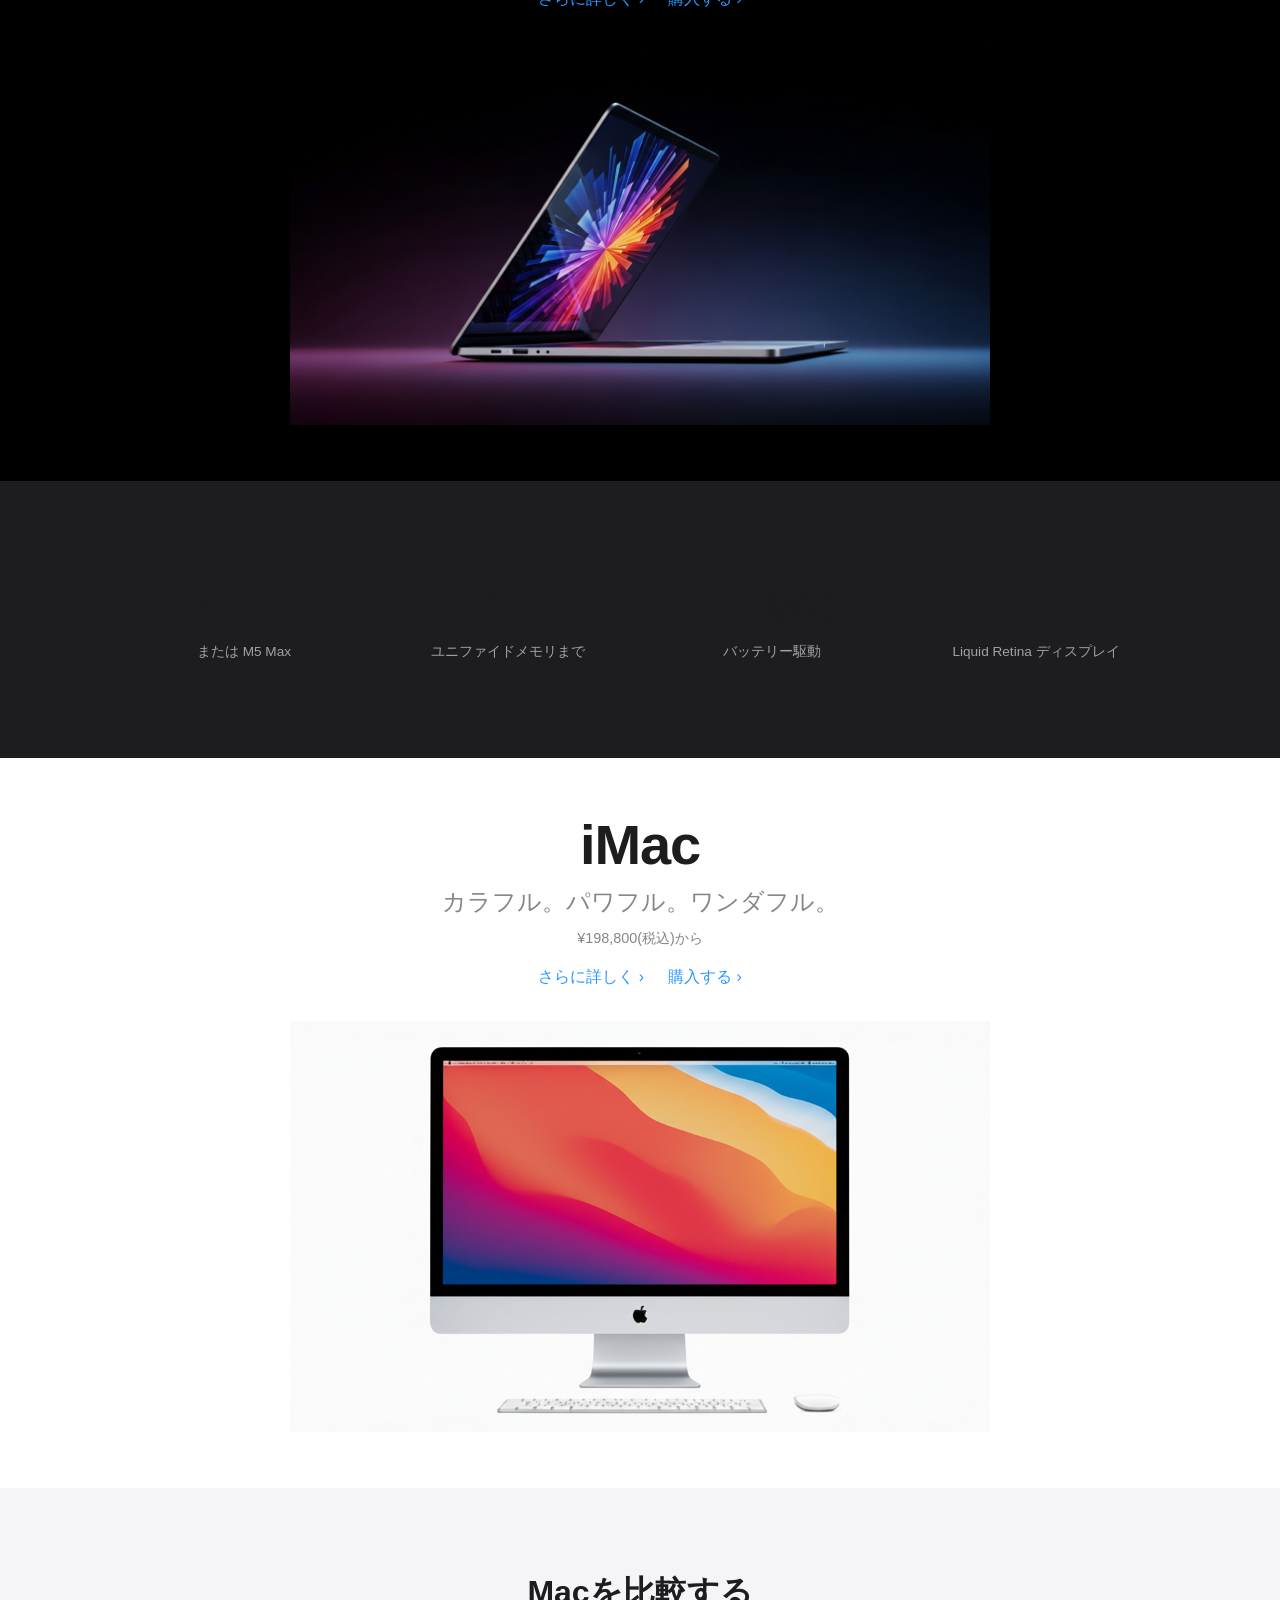
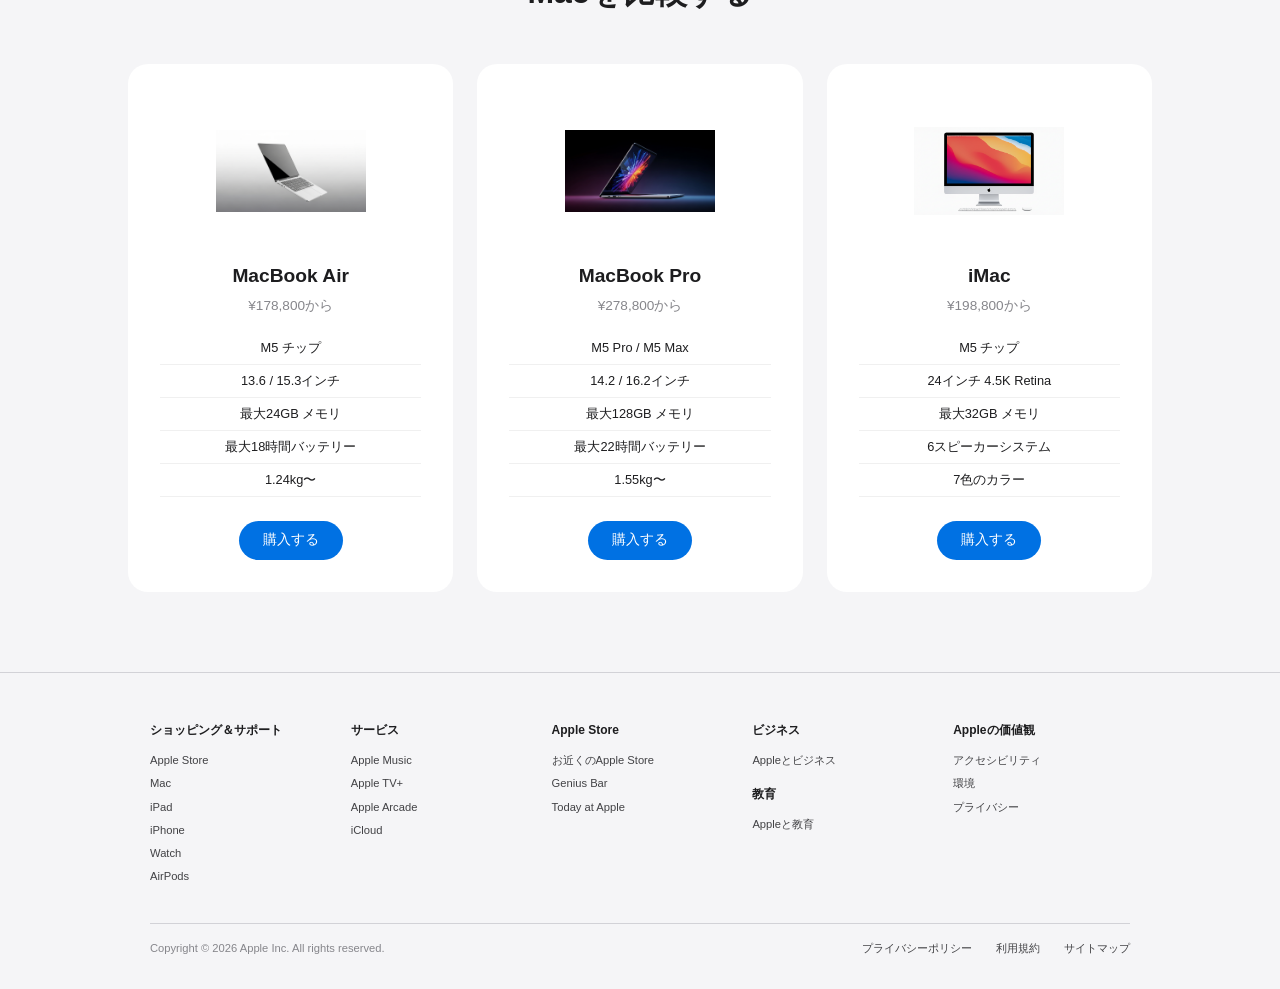
<file: mac.html>
<!DOCTYPE html>
<html lang="ja">
<head>
  <meta charset="UTF-8">
  <meta name="viewport" content="width=device-width, initial-scale=1.0">
  <title>Mac - Apple（日本）</title>
  <meta name="description" content="MacBook Air、MacBook Pro、iMac。Appleシリコンの圧倒的なパワーを体験しよう。">
  <link rel="stylesheet" href="style.css">
  <link rel="stylesheet" href="subpage.css">
</head>
<body>
  <div class="loading-screen"><div class="loader"></div></div>

  <nav class="global-nav">
    <div class="nav-inner">
      <a href="index.html" class="nav-logo">
        <svg viewBox="0 0 17 48" xmlns="http://www.w3.org/2000/svg"><path d="M15.57 34.41c-.73 1.74-1.08 2.52-2.03 4.08-1.31 2.18-3.17 4.89-5.47 4.91-2.04.02-2.56-1.33-5.33-1.31-2.76.01-3.34 1.34-5.38 1.32-2.3-.02-4.06-2.47-5.38-4.65C-10.35 34.04-11.3 26.82-8.6 22.42c1.91-3.12 4.94-4.95 7.73-4.95 2.88 0 4.69 1.34 7.07 1.34 2.3 0 3.71-1.34 7.03-1.34 2.48 0 5.18 1.35 7.08 3.68-6.22 3.41-5.21 12.29 1.26 14.63-.96 2.5-1.42 3.63-2.42 5.63zM10.95 12.35c1.07-1.37 1.88-3.31 1.58-5.29-1.75.12-3.79 1.23-4.98 2.68-1.08 1.32-1.97 3.28-1.62 5.18 1.9.06 3.88-1.08 5.02-2.57z"/></svg>
      </a>
      <div class="nav-links">
        <a href="store.html">ストア</a>
        <a href="mac.html" class="active">Mac</a>
        <a href="ipad.html">iPad</a>
        <a href="iphone.html">iPhone</a>
        <a href="watch.html">Watch</a>
        <a href="airpods.html">AirPods</a>
        <a href="#">TV &amp; ホーム</a>
        <a href="#">エンターテインメント</a>
        <a href="#">アクセサリ</a>
        <a href="#">サポート</a>
      </div>
      <button class="hamburger" aria-label="メニュー"><span></span><span></span><span></span></button>
    </div>
  </nav>

  <div class="sub-nav">
    <div class="sub-nav-inner">
      <span class="sub-nav-title">Mac</span>
      <div class="sub-nav-links">
        <a href="#macbook-air">MacBook Air</a>
        <a href="#macbook-pro">MacBook Pro</a>
        <a href="#imac">iMac</a>
        <a href="#compare">比較する</a>
      </div>
    </div>
  </div>

  <!-- Hero: MacBook Air -->
  <section id="macbook-air" class="hero-section" style="background: linear-gradient(180deg, #1b2838 0%, #0d0d0d 100%);">
    <div class="hero-content fade-in">
      <h1 class="hero-title">MacBook Air</h1>
      <p class="hero-subtitle">M5の驚異的なパワー、内蔵。</p>
      <div class="hero-links">
        <a href="#" class="link-blue">さらに詳しく &rsaquo;</a>
        <a href="#" class="link-blue">購入する &rsaquo;</a>
      </div>
      <p class="hero-price">¥178,800(税込)から</p>
    </div>
    <div class="hero-product-img fade-in">
      <img src="images/macbook.png" alt="MacBook Air">
    </div>
  </section>

  <!-- MacBook Air Features -->
  <section class="features-section dark">
    <div class="features-grid">
      <div class="feature-card fade-in">
        <div class="feature-icon">⚡</div>
        <h3>M5 チップ</h3>
        <p>10コアCPUと10コアGPUで、写真編集、コーディング、4Kビデオ編集も軽々。バッテリーは最大18時間。</p>
      </div>
      <div class="feature-card fade-in">
        <div class="feature-icon">🪶</div>
        <h3>世界で最も薄いノートブック</h3>
        <p>わずか1.13kgの超軽量ボディ。どこにでも持ち運べる、驚きの薄さ。</p>
      </div>
      <div class="feature-card fade-in">
        <div class="feature-icon">🖥️</div>
        <h3>13.6 & 15.3インチ</h3>
        <p>Liquid Retinaディスプレイ。10億色の広色域と500ニトの輝度で、すべてが鮮やか。</p>
      </div>
      <div class="feature-card fade-in">
        <div class="feature-icon">🔋</div>
        <h3>最大18時間</h3>
        <p>一日中使えるバッテリー駆動時間。充電を気にせず、作業に集中できます。</p>
      </div>
    </div>
  </section>

  <!-- MacBook Pro -->
  <section id="macbook-pro" class="product-section dark">
    <div class="product-content fade-in">
      <div class="product-eyebrow">プロのための</div>
      <h2 class="product-title">MacBook Pro</h2>
      <p class="product-subtitle">M5 Pro、またはM5 Maxを搭載。<br>プロのためのパワーが、ここに。</p>
      <p class="product-price" style="color:#a1a1a6;">¥278,800(税込)から</p>
      <div class="product-links">
        <a href="#" class="link-blue">さらに詳しく &rsaquo;</a>
        <a href="#" class="link-blue">購入する &rsaquo;</a>
      </div>
      <div class="product-img">
        <img src="images/hero_macbook.png" alt="MacBook Pro">
      </div>
    </div>
  </section>

  <!-- MacBook Pro Highlights -->
  <section class="highlights-section" style="background:#1d1d1f;">
    <div class="highlights-grid">
      <div class="highlight-item fade-in" style="color:#f5f5f7;">
        <span class="highlight-number">M5 Pro</span>
        <span class="highlight-label" style="color:#a1a1a6;">または M5 Max</span>
      </div>
      <div class="highlight-item fade-in" style="color:#f5f5f7;">
        <span class="highlight-number">36GB</span>
        <span class="highlight-label" style="color:#a1a1a6;">ユニファイドメモリまで</span>
      </div>
      <div class="highlight-item fade-in" style="color:#f5f5f7;">
        <span class="highlight-number">22時間</span>
        <span class="highlight-label" style="color:#a1a1a6;">バッテリー駆動</span>
      </div>
      <div class="highlight-item fade-in" style="color:#f5f5f7;">
        <span class="highlight-number">XDR</span>
        <span class="highlight-label" style="color:#a1a1a6;">Liquid Retina ディスプレイ</span>
      </div>
    </div>
  </section>

  <!-- iMac -->
  <section id="imac" class="product-section white">
    <div class="product-content fade-in">
      <h2 class="product-title">iMac</h2>
      <p class="product-subtitle">カラフル。パワフル。ワンダフル。</p>
      <p class="product-price">¥198,800(税込)から</p>
      <div class="product-links">
        <a href="#" class="link-blue">さらに詳しく &rsaquo;</a>
        <a href="#" class="link-blue">購入する &rsaquo;</a>
      </div>
      <div class="product-img">
        <img src="images/imac.png" alt="iMac">
      </div>
    </div>
  </section>

  <!-- Compare -->
  <section id="compare" class="compare-section">
    <h2 class="section-heading fade-in">Macを比較する</h2>
    <div class="compare-grid">
      <div class="compare-card fade-in">
        <img src="images/macbook.png" alt="MacBook Air" class="compare-img">
        <h3>MacBook Air</h3>
        <p class="compare-price">¥178,800から</p>
        <ul class="compare-specs">
          <li>M5 チップ</li>
          <li>13.6 / 15.3インチ</li>
          <li>最大24GB メモリ</li>
          <li>最大18時間バッテリー</li>
          <li>1.24kg〜</li>
        </ul>
        <a href="#" class="btn-blue">購入する</a>
      </div>
      <div class="compare-card fade-in">
        <img src="images/hero_macbook.png" alt="MacBook Pro" class="compare-img">
        <h3>MacBook Pro</h3>
        <p class="compare-price">¥278,800から</p>
        <ul class="compare-specs">
          <li>M5 Pro / M5 Max</li>
          <li>14.2 / 16.2インチ</li>
          <li>最大128GB メモリ</li>
          <li>最大22時間バッテリー</li>
          <li>1.55kg〜</li>
        </ul>
        <a href="#" class="btn-blue">購入する</a>
      </div>
      <div class="compare-card fade-in">
        <img src="images/imac.png" alt="iMac" class="compare-img">
        <h3>iMac</h3>
        <p class="compare-price">¥198,800から</p>
        <ul class="compare-specs">
          <li>M5 チップ</li>
          <li>24インチ 4.5K Retina</li>
          <li>最大32GB メモリ</li>
          <li>6スピーカーシステム</li>
          <li>7色のカラー</li>
        </ul>
        <a href="#" class="btn-blue">購入する</a>
      </div>
    </div>
  </section>

  <footer>
    <div class="footer-inner">
      <div class="footer-directory">
        <div class="footer-col">
          <h4>ショッピング＆サポート</h4>
          <a href="store.html">Apple Store</a>
          <a href="mac.html">Mac</a>
          <a href="ipad.html">iPad</a>
          <a href="iphone.html">iPhone</a>
          <a href="watch.html">Watch</a>
          <a href="airpods.html">AirPods</a>
        </div>
        <div class="footer-col">
          <h4>サービス</h4>
          <a href="#">Apple Music</a>
          <a href="#">Apple TV+</a>
          <a href="#">Apple Arcade</a>
          <a href="#">iCloud</a>
        </div>
        <div class="footer-col">
          <h4>Apple Store</h4>
          <a href="#">お近くのApple Store</a>
          <a href="#">Genius Bar</a>
          <a href="#">Today at Apple</a>
        </div>
        <div class="footer-col">
          <h4>ビジネス</h4>
          <a href="#">Appleとビジネス</a>
          <h4 style="margin-top:1rem;">教育</h4>
          <a href="#">Appleと教育</a>
        </div>
        <div class="footer-col">
          <h4>Appleの価値観</h4>
          <a href="#">アクセシビリティ</a>
          <a href="#">環境</a>
          <a href="#">プライバシー</a>
        </div>
      </div>
      <div class="footer-bottom">
        <p>Copyright &copy; 2026 Apple Inc. All rights reserved.</p>
        <div class="footer-legal-links">
          <a href="#">プライバシーポリシー</a>
          <a href="#">利用規約</a>
          <a href="#">サイトマップ</a>
        </div>
      </div>
    </div>
  </footer>
  <script src="main.js"></script>
</body>
</html>
</file>
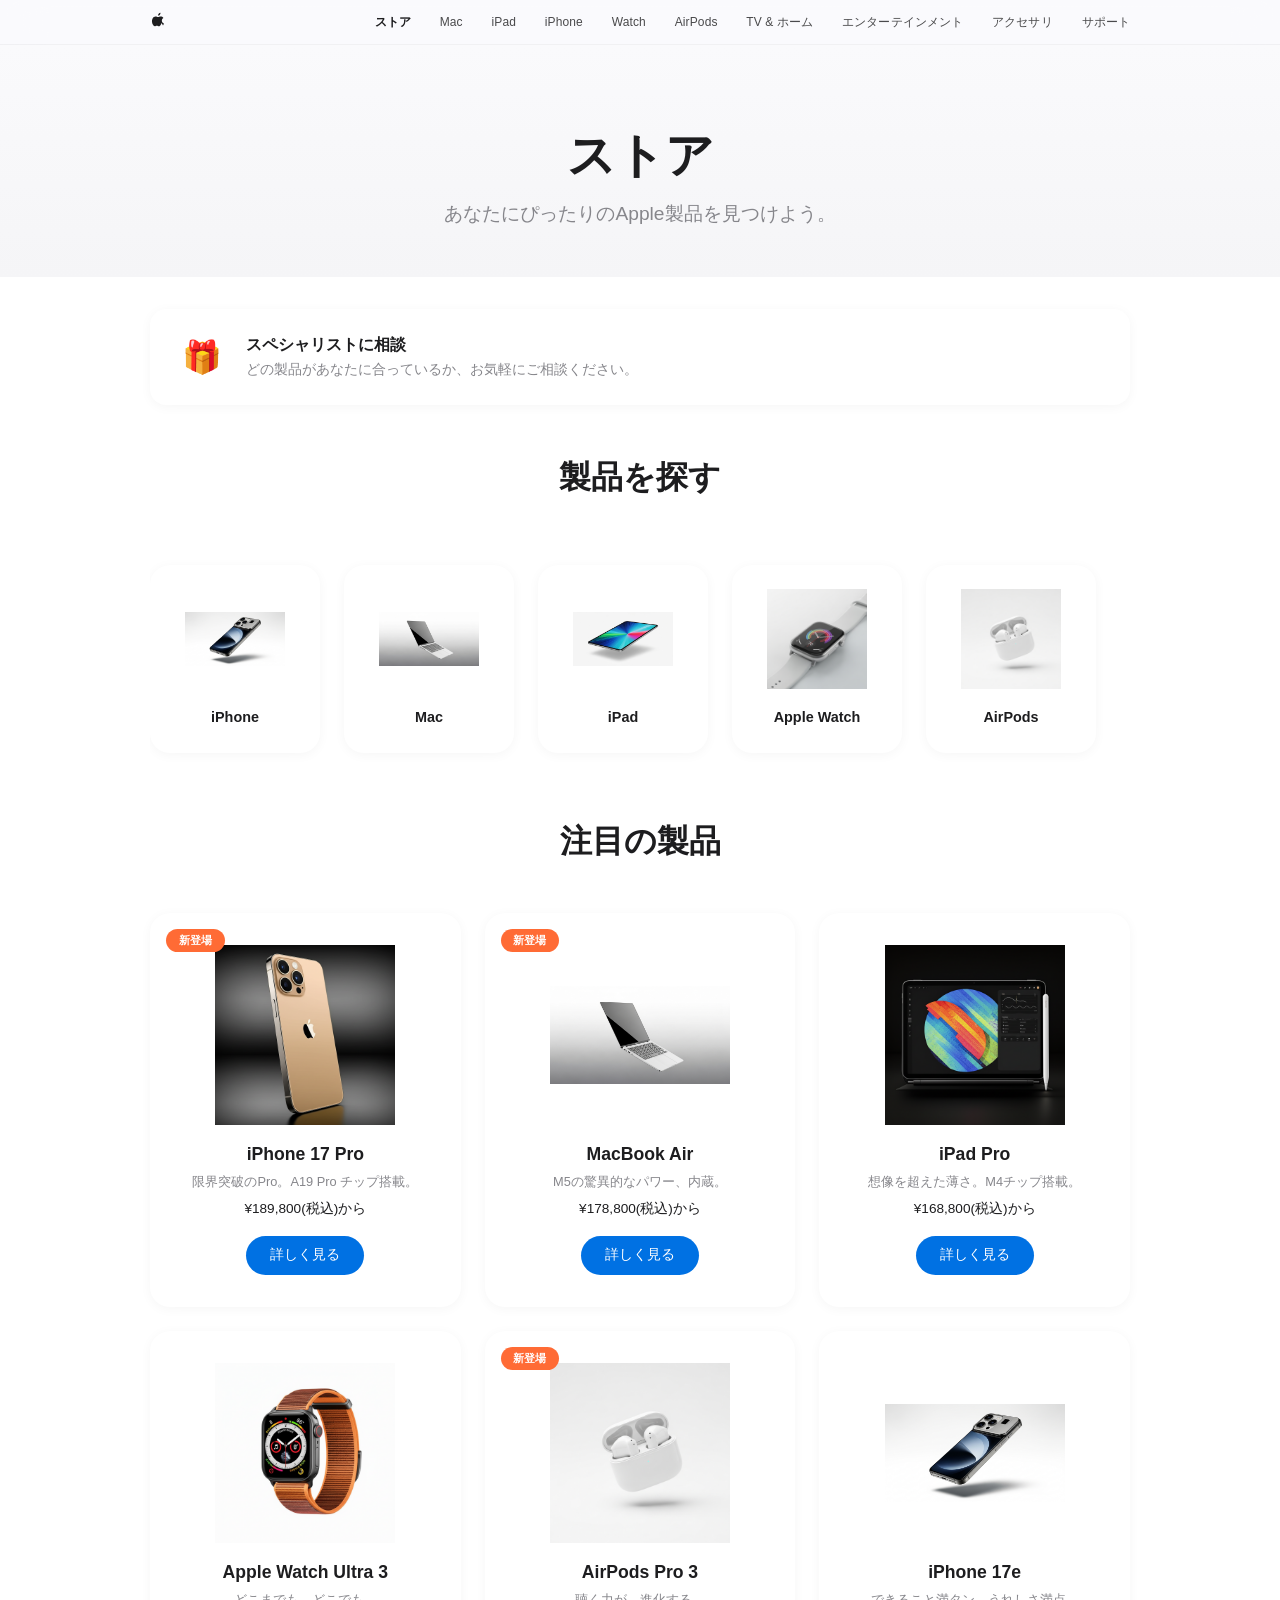
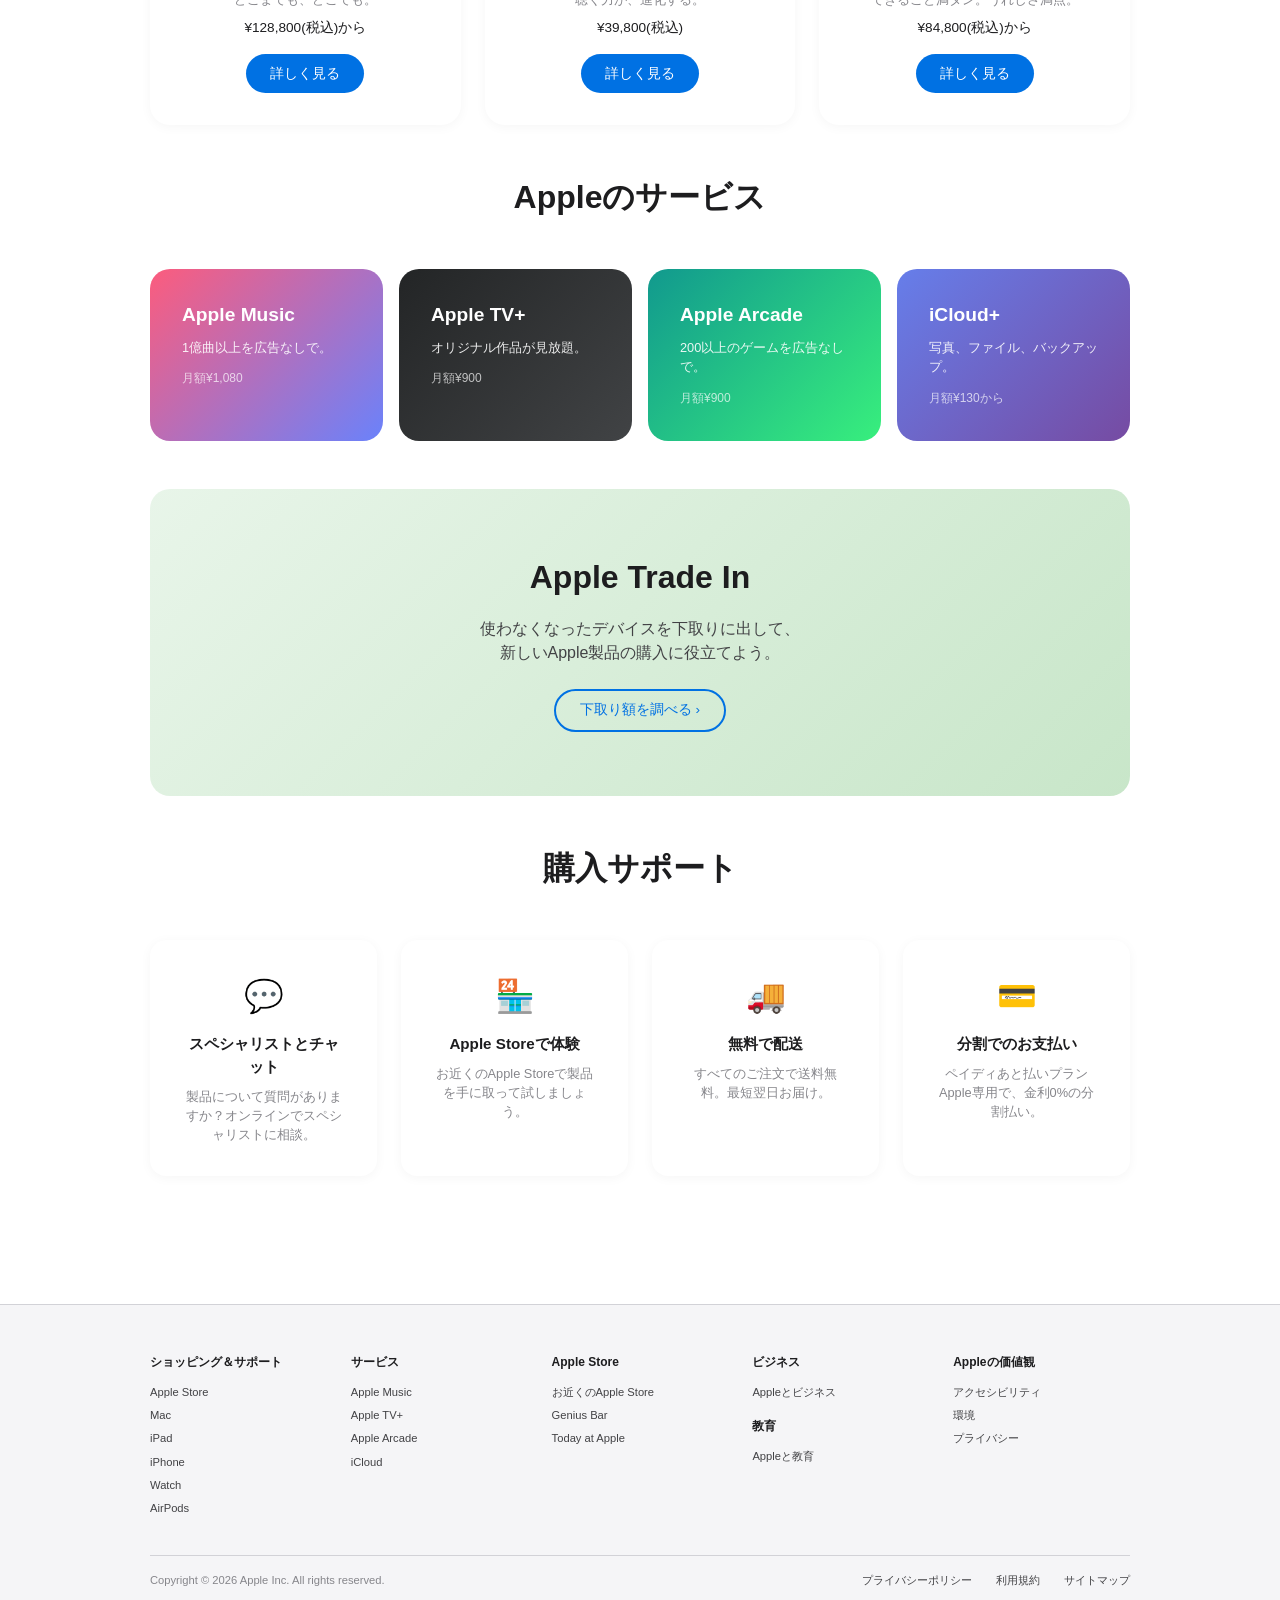
<file: store.html>
<!DOCTYPE html>
<html lang="ja">
<head>
  <meta charset="UTF-8">
  <meta name="viewport" content="width=device-width, initial-scale=1.0">
  <title>Apple Store（日本）</title>
  <meta name="description" content="Apple製品をオンラインで購入。iPhone、Mac、iPad、Apple Watch、AirPodsなど。">
  <link rel="stylesheet" href="style.css">
  <link rel="stylesheet" href="subpage.css">
</head>
<body>
  <div class="loading-screen"><div class="loader"></div></div>

  <nav class="global-nav">
    <div class="nav-inner">
      <a href="index.html" class="nav-logo">
        <svg viewBox="0 0 17 48" xmlns="http://www.w3.org/2000/svg"><path d="M15.57 34.41c-.73 1.74-1.08 2.52-2.03 4.08-1.31 2.18-3.17 4.89-5.47 4.91-2.04.02-2.56-1.33-5.33-1.31-2.76.01-3.34 1.34-5.38 1.32-2.3-.02-4.06-2.47-5.38-4.65C-10.35 34.04-11.3 26.82-8.6 22.42c1.91-3.12 4.94-4.95 7.73-4.95 2.88 0 4.69 1.34 7.07 1.34 2.3 0 3.71-1.34 7.03-1.34 2.48 0 5.18 1.35 7.08 3.68-6.22 3.41-5.21 12.29 1.26 14.63-.96 2.5-1.42 3.63-2.42 5.63zM10.95 12.35c1.07-1.37 1.88-3.31 1.58-5.29-1.75.12-3.79 1.23-4.98 2.68-1.08 1.32-1.97 3.28-1.62 5.18 1.9.06 3.88-1.08 5.02-2.57z"/></svg>
      </a>
      <div class="nav-links">
        <a href="store.html" class="active">ストア</a>
        <a href="mac.html">Mac</a>
        <a href="ipad.html">iPad</a>
        <a href="iphone.html">iPhone</a>
        <a href="watch.html">Watch</a>
        <a href="airpods.html">AirPods</a>
        <a href="#">TV &amp; ホーム</a>
        <a href="#">エンターテインメント</a>
        <a href="#">アクセサリ</a>
        <a href="#">サポート</a>
      </div>
      <button class="hamburger" aria-label="メニュー"><span></span><span></span><span></span></button>
    </div>
  </nav>

  <!-- Store Hero -->
  <section class="store-hero">
    <div class="store-hero-content fade-in">
      <h1 class="store-hero-title">ストア</h1>
      <p class="store-hero-subtitle">あなたにぴったりのApple製品を見つけよう。</p>
    </div>
  </section>

  <!-- Store Banner -->
  <div class="store-promo fade-in">
    <div class="store-promo-inner">
      <span class="store-promo-icon">🎁</span>
      <div>
        <strong>スペシャリストに相談</strong>
        <p>どの製品があなたに合っているか、お気軽にご相談ください。</p>
      </div>
    </div>
  </div>

  <!-- Product Categories -->
  <section class="store-categories">
    <h2 class="section-heading fade-in">製品を探す</h2>
    <div class="category-scroll">
      <a href="iphone.html" class="category-card fade-in">
        <img src="images/iphone.png" alt="iPhone">
        <span>iPhone</span>
      </a>
      <a href="mac.html" class="category-card fade-in">
        <img src="images/macbook.png" alt="Mac">
        <span>Mac</span>
      </a>
      <a href="ipad.html" class="category-card fade-in">
        <img src="images/ipad.png" alt="iPad">
        <span>iPad</span>
      </a>
      <a href="watch.html" class="category-card fade-in">
        <img src="images/watch.png" alt="Apple Watch">
        <span>Apple Watch</span>
      </a>
      <a href="airpods.html" class="category-card fade-in">
        <img src="images/airpods.png" alt="AirPods">
        <span>AirPods</span>
      </a>
    </div>
  </section>

  <!-- Featured Products -->
  <section class="store-featured">
    <h2 class="section-heading fade-in">注目の製品</h2>
    <div class="store-grid">
      <div class="store-product-card fade-in">
        <div class="store-product-badge">新登場</div>
        <img src="images/iphone_pro.png" alt="iPhone 17 Pro">
        <h3>iPhone 17 Pro</h3>
        <p class="store-product-desc">限界突破のPro。A19 Pro チップ搭載。</p>
        <p class="store-product-price">¥189,800(税込)から</p>
        <a href="iphone.html" class="btn-blue">詳しく見る</a>
      </div>
      <div class="store-product-card fade-in">
        <div class="store-product-badge">新登場</div>
        <img src="images/macbook.png" alt="MacBook Air">
        <h3>MacBook Air</h3>
        <p class="store-product-desc">M5の驚異的なパワー、内蔵。</p>
        <p class="store-product-price">¥178,800(税込)から</p>
        <a href="mac.html" class="btn-blue">詳しく見る</a>
      </div>
      <div class="store-product-card fade-in">
        <img src="images/ipad_pro.png" alt="iPad Pro">
        <h3>iPad Pro</h3>
        <p class="store-product-desc">想像を超えた薄さ。M4チップ搭載。</p>
        <p class="store-product-price">¥168,800(税込)から</p>
        <a href="ipad.html" class="btn-blue">詳しく見る</a>
      </div>
      <div class="store-product-card fade-in">
        <img src="images/watch_ultra.png" alt="Apple Watch Ultra 3">
        <h3>Apple Watch Ultra 3</h3>
        <p class="store-product-desc">どこまでも、どこでも。</p>
        <p class="store-product-price">¥128,800(税込)から</p>
        <a href="watch.html" class="btn-blue">詳しく見る</a>
      </div>
      <div class="store-product-card fade-in">
        <div class="store-product-badge">新登場</div>
        <img src="images/airpods.png" alt="AirPods Pro 3">
        <h3>AirPods Pro 3</h3>
        <p class="store-product-desc">聴く力が、進化する。</p>
        <p class="store-product-price">¥39,800(税込)</p>
        <a href="airpods.html" class="btn-blue">詳しく見る</a>
      </div>
      <div class="store-product-card fade-in">
        <img src="images/iphone.png" alt="iPhone 17e">
        <h3>iPhone 17e</h3>
        <p class="store-product-desc">できること満タン。うれしさ満点。</p>
        <p class="store-product-price">¥84,800(税込)から</p>
        <a href="iphone.html#iphone17e" class="btn-blue">詳しく見る</a>
      </div>
    </div>
  </section>

  <!-- Services -->
  <section class="store-services">
    <h2 class="section-heading fade-in">Appleのサービス</h2>
    <div class="services-grid">
      <div class="service-card fade-in" style="background: linear-gradient(135deg, #fc5c7d, #6a82fb);">
        <h3>Apple Music</h3>
        <p>1億曲以上を広告なしで。</p>
        <span class="service-price">月額¥1,080</span>
      </div>
      <div class="service-card fade-in" style="background: linear-gradient(135deg, #232526, #414345);">
        <h3>Apple TV+</h3>
        <p>オリジナル作品が見放題。</p>
        <span class="service-price">月額¥900</span>
      </div>
      <div class="service-card fade-in" style="background: linear-gradient(135deg, #11998e, #38ef7d);">
        <h3>Apple Arcade</h3>
        <p>200以上のゲームを広告なしで。</p>
        <span class="service-price">月額¥900</span>
      </div>
      <div class="service-card fade-in" style="background: linear-gradient(135deg, #667eea, #764ba2);">
        <h3>iCloud+</h3>
        <p>写真、ファイル、バックアップ。</p>
        <span class="service-price">月額¥130から</span>
      </div>
    </div>
  </section>

  <!-- Trade In -->
  <section class="store-tradein fade-in">
    <div class="tradein-content">
      <h2>Apple Trade In</h2>
      <p>使わなくなったデバイスを下取りに出して、<br>新しいApple製品の購入に役立てよう。</p>
      <a href="#" class="btn-blue-outline">下取り額を調べる &rsaquo;</a>
    </div>
  </section>

  <!-- Help Section -->
  <section class="store-help">
    <h2 class="section-heading fade-in">購入サポート</h2>
    <div class="help-grid">
      <div class="help-card fade-in">
        <div class="help-icon">💬</div>
        <h4>スペシャリストとチャット</h4>
        <p>製品について質問がありますか？オンラインでスペシャリストに相談。</p>
      </div>
      <div class="help-card fade-in">
        <div class="help-icon">🏪</div>
        <h4>Apple Storeで体験</h4>
        <p>お近くのApple Storeで製品を手に取って試しましょう。</p>
      </div>
      <div class="help-card fade-in">
        <div class="help-icon">🚚</div>
        <h4>無料で配送</h4>
        <p>すべてのご注文で送料無料。最短翌日お届け。</p>
      </div>
      <div class="help-card fade-in">
        <div class="help-icon">💳</div>
        <h4>分割でのお支払い</h4>
        <p>ペイディあと払いプランApple専用で、金利0%の分割払い。</p>
      </div>
    </div>
  </section>

  <footer>
    <div class="footer-inner">
      <div class="footer-directory">
        <div class="footer-col">
          <h4>ショッピング＆サポート</h4>
          <a href="store.html">Apple Store</a>
          <a href="mac.html">Mac</a>
          <a href="ipad.html">iPad</a>
          <a href="iphone.html">iPhone</a>
          <a href="watch.html">Watch</a>
          <a href="airpods.html">AirPods</a>
        </div>
        <div class="footer-col">
          <h4>サービス</h4>
          <a href="#">Apple Music</a>
          <a href="#">Apple TV+</a>
          <a href="#">Apple Arcade</a>
          <a href="#">iCloud</a>
        </div>
        <div class="footer-col">
          <h4>Apple Store</h4>
          <a href="#">お近くのApple Store</a>
          <a href="#">Genius Bar</a>
          <a href="#">Today at Apple</a>
        </div>
        <div class="footer-col">
          <h4>ビジネス</h4>
          <a href="#">Appleとビジネス</a>
          <h4 style="margin-top:1rem;">教育</h4>
          <a href="#">Appleと教育</a>
        </div>
        <div class="footer-col">
          <h4>Appleの価値観</h4>
          <a href="#">アクセシビリティ</a>
          <a href="#">環境</a>
          <a href="#">プライバシー</a>
        </div>
      </div>
      <div class="footer-bottom">
        <p>Copyright &copy; 2026 Apple Inc. All rights reserved.</p>
        <div class="footer-legal-links">
          <a href="#">プライバシーポリシー</a>
          <a href="#">利用規約</a>
          <a href="#">サイトマップ</a>
        </div>
      </div>
    </div>
  </footer>
  <script src="main.js"></script>
</body>
</html>
</file>
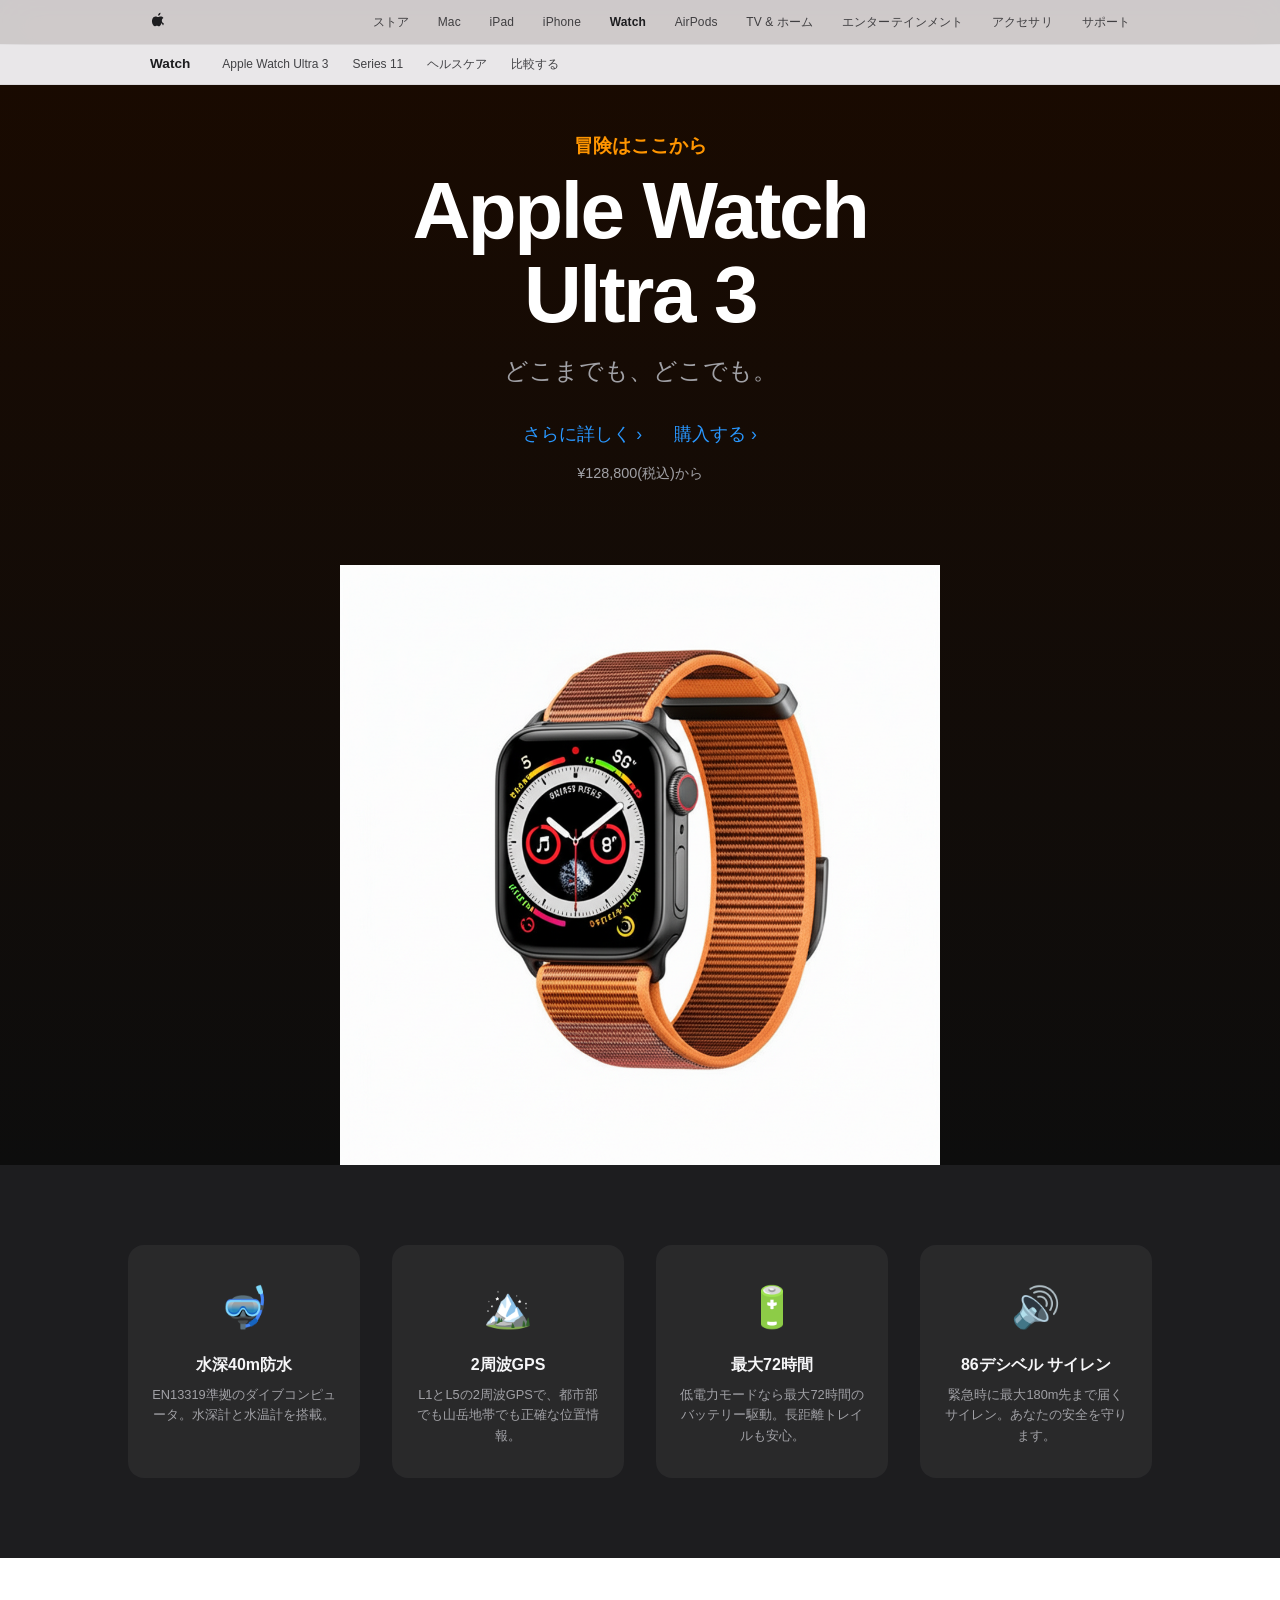
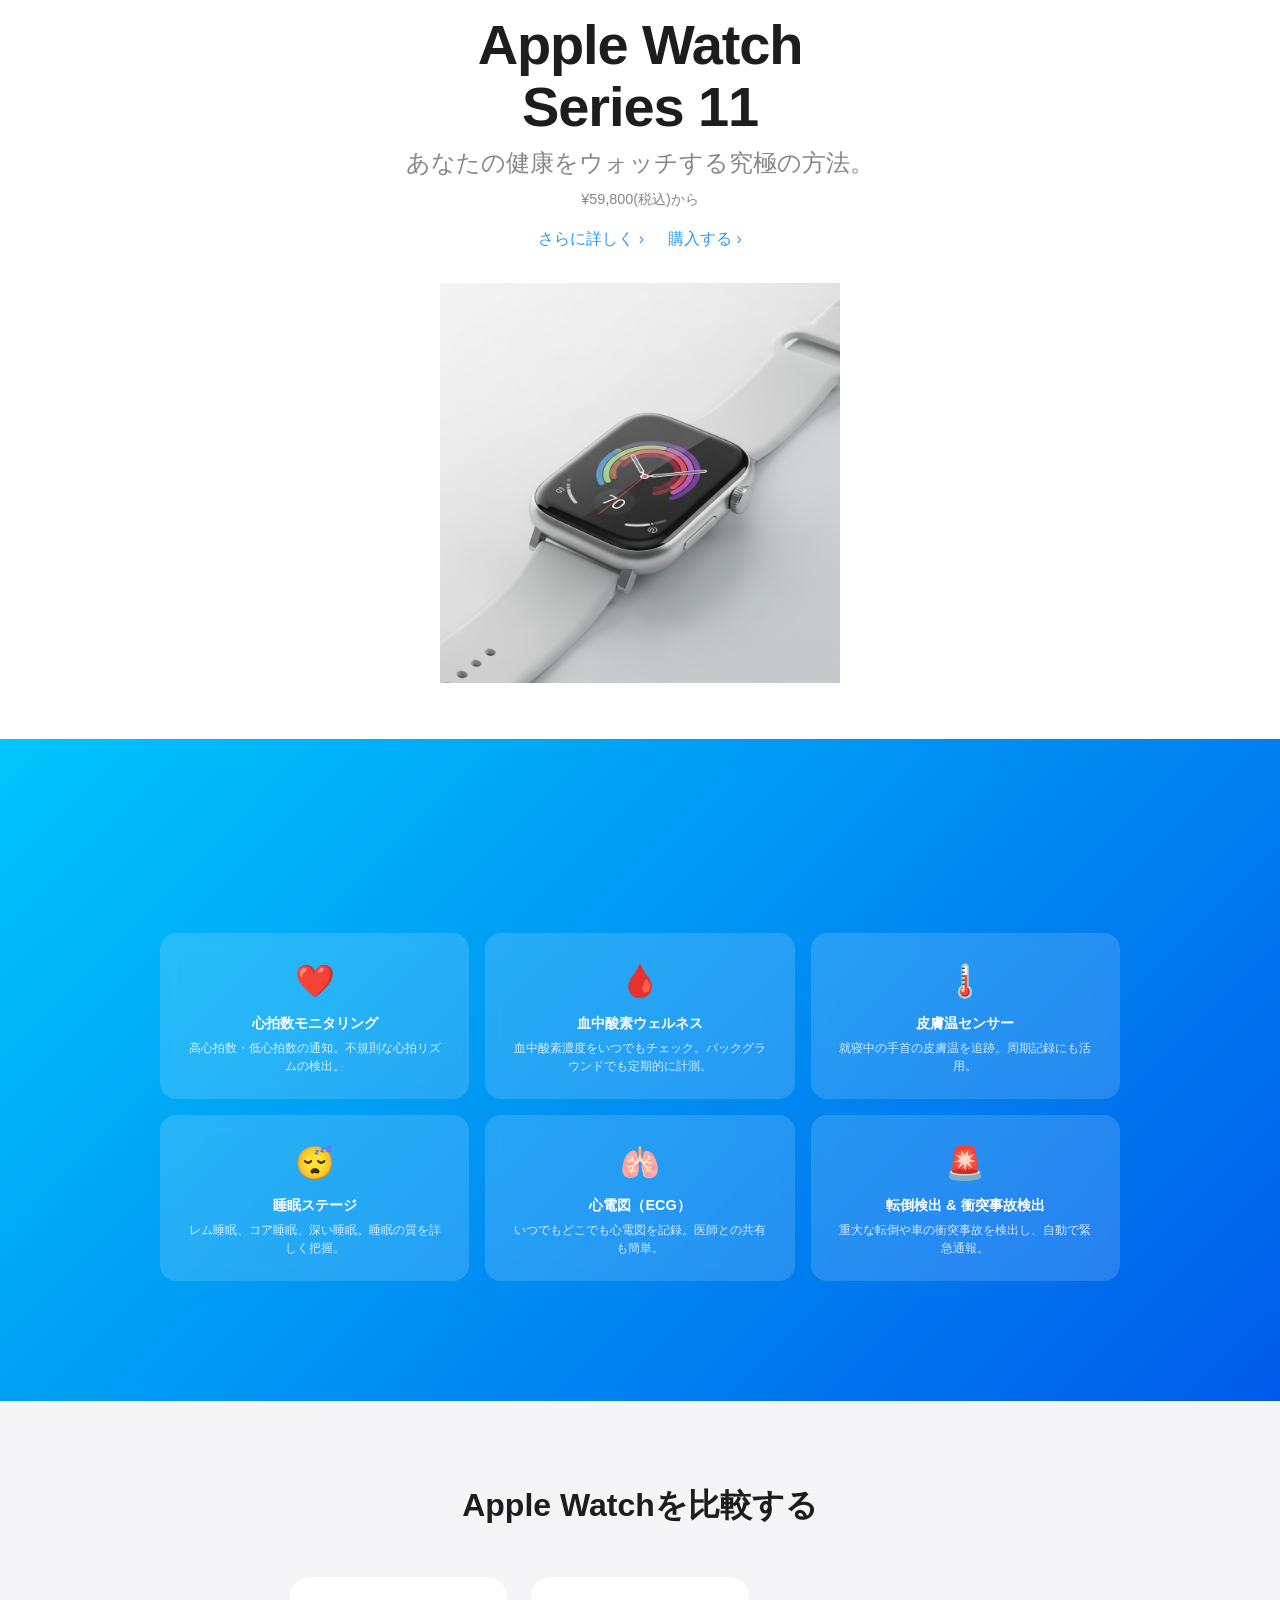
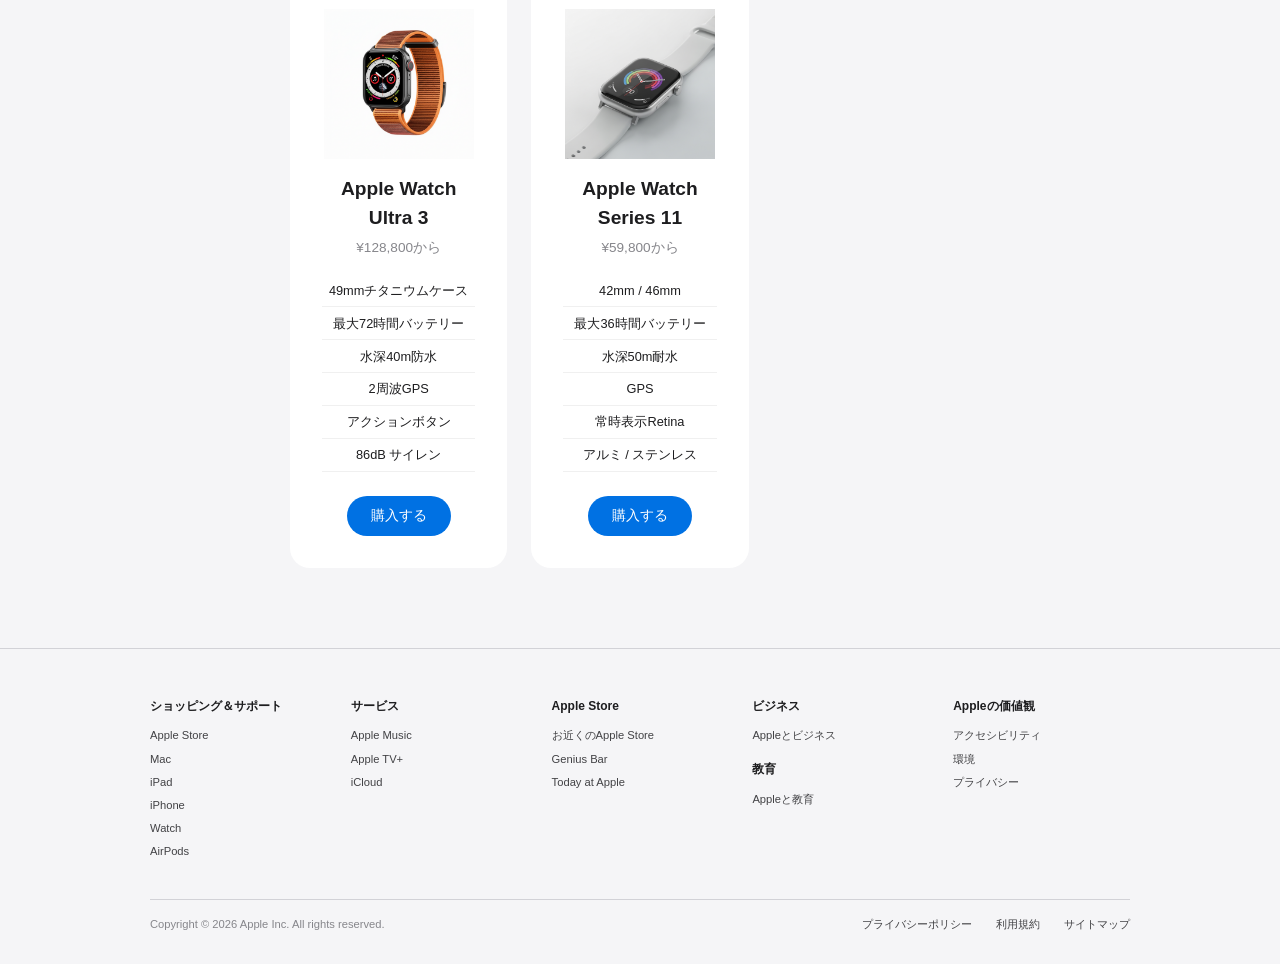
<file: watch.html>
<!DOCTYPE html>
<html lang="ja">
<head>
  <meta charset="UTF-8">
  <meta name="viewport" content="width=device-width, initial-scale=1.0">
  <title>Apple Watch - Apple（日本）</title>
  <meta name="description" content="Apple Watch Ultra 3、Apple Watch Series 11。あなたの健康をウォッチする究極の方法。">
  <link rel="stylesheet" href="style.css">
  <link rel="stylesheet" href="subpage.css">
</head>
<body>
  <div class="loading-screen"><div class="loader"></div></div>

  <nav class="global-nav">
    <div class="nav-inner">
      <a href="index.html" class="nav-logo">
        <svg viewBox="0 0 17 48" xmlns="http://www.w3.org/2000/svg"><path d="M15.57 34.41c-.73 1.74-1.08 2.52-2.03 4.08-1.31 2.18-3.17 4.89-5.47 4.91-2.04.02-2.56-1.33-5.33-1.31-2.76.01-3.34 1.34-5.38 1.32-2.3-.02-4.06-2.47-5.38-4.65C-10.35 34.04-11.3 26.82-8.6 22.42c1.91-3.12 4.94-4.95 7.73-4.95 2.88 0 4.69 1.34 7.07 1.34 2.3 0 3.71-1.34 7.03-1.34 2.48 0 5.18 1.35 7.08 3.68-6.22 3.41-5.21 12.29 1.26 14.63-.96 2.5-1.42 3.63-2.42 5.63zM10.95 12.35c1.07-1.37 1.88-3.31 1.58-5.29-1.75.12-3.79 1.23-4.98 2.68-1.08 1.32-1.97 3.28-1.62 5.18 1.9.06 3.88-1.08 5.02-2.57z"/></svg>
      </a>
      <div class="nav-links">
        <a href="store.html">ストア</a>
        <a href="mac.html">Mac</a>
        <a href="ipad.html">iPad</a>
        <a href="iphone.html">iPhone</a>
        <a href="watch.html" class="active">Watch</a>
        <a href="airpods.html">AirPods</a>
        <a href="#">TV &amp; ホーム</a>
        <a href="#">エンターテインメント</a>
        <a href="#">アクセサリ</a>
        <a href="#">サポート</a>
      </div>
      <button class="hamburger" aria-label="メニュー"><span></span><span></span><span></span></button>
    </div>
  </nav>

  <div class="sub-nav">
    <div class="sub-nav-inner">
      <span class="sub-nav-title">Watch</span>
      <div class="sub-nav-links">
        <a href="#ultra">Apple Watch Ultra 3</a>
        <a href="#series">Series 11</a>
        <a href="#health">ヘルスケア</a>
        <a href="#compare">比較する</a>
      </div>
    </div>
  </div>

  <!-- Hero: Apple Watch Ultra 3 -->
  <section id="ultra" class="hero-section" style="background: linear-gradient(180deg, #1a0a00 0%, #0d0d0d 100%);">
    <div class="hero-content fade-in">
      <div class="hero-eyebrow" style="color:#ff9500;">冒険はここから</div>
      <h1 class="hero-title">Apple Watch<br>Ultra 3</h1>
      <p class="hero-subtitle">どこまでも、どこでも。</p>
      <div class="hero-links">
        <a href="#" class="link-blue">さらに詳しく &rsaquo;</a>
        <a href="#" class="link-blue">購入する &rsaquo;</a>
      </div>
      <p class="hero-price">¥128,800(税込)から</p>
    </div>
    <div class="hero-product-img fade-in">
      <img src="images/watch_ultra.png" alt="Apple Watch Ultra 3">
    </div>
  </section>

  <!-- Ultra Features -->
  <section class="features-section dark">
    <div class="features-grid">
      <div class="feature-card fade-in">
        <div class="feature-icon">🤿</div>
        <h3>水深40m防水</h3>
        <p>EN13319準拠のダイブコンピュータ。水深計と水温計を搭載。</p>
      </div>
      <div class="feature-card fade-in">
        <div class="feature-icon">🏔️</div>
        <h3>2周波GPS</h3>
        <p>L1とL5の2周波GPSで、都市部でも山岳地帯でも正確な位置情報。</p>
      </div>
      <div class="feature-card fade-in">
        <div class="feature-icon">🔋</div>
        <h3>最大72時間</h3>
        <p>低電力モードなら最大72時間のバッテリー駆動。長距離トレイルも安心。</p>
      </div>
      <div class="feature-card fade-in">
        <div class="feature-icon">🔊</div>
        <h3>86デシベル サイレン</h3>
        <p>緊急時に最大180m先まで届くサイレン。あなたの安全を守ります。</p>
      </div>
    </div>
  </section>

  <!-- Series 11 -->
  <section id="series" class="product-section white">
    <div class="product-content fade-in">
      <h2 class="product-title">Apple Watch<br>Series 11</h2>
      <p class="product-subtitle">あなたの健康をウォッチする究極の方法。</p>
      <p class="product-price">¥59,800(税込)から</p>
      <div class="product-links">
        <a href="#" class="link-blue">さらに詳しく &rsaquo;</a>
        <a href="#" class="link-blue">購入する &rsaquo;</a>
      </div>
      <div class="product-img">
        <img src="images/watch.png" alt="Apple Watch Series 11" style="max-width:400px;margin:0 auto;">
      </div>
    </div>
  </section>

  <!-- Health Features -->
  <section id="health" class="product-section" style="background: linear-gradient(135deg, #00c6fb 0%, #005bea 100%); color:#fff;">
    <div class="product-content fade-in">
      <h2 class="product-title" style="color:#fff;">ヘルスケア機能</h2>
      <p class="product-subtitle" style="color:rgba(255,255,255,.85);">手首の上に、あなたの健康を。</p>
    </div>
    <div class="health-grid">
      <div class="health-card fade-in">
        <div class="health-icon">❤️</div>
        <h4>心拍数モニタリング</h4>
        <p>高心拍数・低心拍数の通知。不規則な心拍リズムの検出。</p>
      </div>
      <div class="health-card fade-in">
        <div class="health-icon">🩸</div>
        <h4>血中酸素ウェルネス</h4>
        <p>血中酸素濃度をいつでもチェック。バックグラウンドでも定期的に計測。</p>
      </div>
      <div class="health-card fade-in">
        <div class="health-icon">🌡️</div>
        <h4>皮膚温センサー</h4>
        <p>就寝中の手首の皮膚温を追跡。周期記録にも活用。</p>
      </div>
      <div class="health-card fade-in">
        <div class="health-icon">😴</div>
        <h4>睡眠ステージ</h4>
        <p>レム睡眠、コア睡眠、深い睡眠。睡眠の質を詳しく把握。</p>
      </div>
      <div class="health-card fade-in">
        <div class="health-icon">🫁</div>
        <h4>心電図（ECG）</h4>
        <p>いつでもどこでも心電図を記録。医師との共有も簡単。</p>
      </div>
      <div class="health-card fade-in">
        <div class="health-icon">🚨</div>
        <h4>転倒検出 & 衝突事故検出</h4>
        <p>重大な転倒や車の衝突事故を検出し、自動で緊急通報。</p>
      </div>
    </div>
  </section>

  <!-- Compare -->
  <section id="compare" class="compare-section">
    <h2 class="section-heading fade-in">Apple Watchを比較する</h2>
    <div class="compare-grid" style="max-width:700px;">
      <div class="compare-card fade-in">
        <img src="images/watch_ultra.png" alt="Apple Watch Ultra 3" class="compare-img">
        <h3>Apple Watch Ultra 3</h3>
        <p class="compare-price">¥128,800から</p>
        <ul class="compare-specs">
          <li>49mmチタニウムケース</li>
          <li>最大72時間バッテリー</li>
          <li>水深40m防水</li>
          <li>2周波GPS</li>
          <li>アクションボタン</li>
          <li>86dB サイレン</li>
        </ul>
        <a href="#" class="btn-blue">購入する</a>
      </div>
      <div class="compare-card fade-in">
        <img src="images/watch.png" alt="Apple Watch Series 11" class="compare-img">
        <h3>Apple Watch Series 11</h3>
        <p class="compare-price">¥59,800から</p>
        <ul class="compare-specs">
          <li>42mm / 46mm</li>
          <li>最大36時間バッテリー</li>
          <li>水深50m耐水</li>
          <li>GPS</li>
          <li>常時表示Retina</li>
          <li>アルミ / ステンレス</li>
        </ul>
        <a href="#" class="btn-blue">購入する</a>
      </div>
    </div>
  </section>

  <footer>
    <div class="footer-inner">
      <div class="footer-directory">
        <div class="footer-col">
          <h4>ショッピング＆サポート</h4>
          <a href="store.html">Apple Store</a>
          <a href="mac.html">Mac</a>
          <a href="ipad.html">iPad</a>
          <a href="iphone.html">iPhone</a>
          <a href="watch.html">Watch</a>
          <a href="airpods.html">AirPods</a>
        </div>
        <div class="footer-col">
          <h4>サービス</h4>
          <a href="#">Apple Music</a>
          <a href="#">Apple TV+</a>
          <a href="#">iCloud</a>
        </div>
        <div class="footer-col">
          <h4>Apple Store</h4>
          <a href="#">お近くのApple Store</a>
          <a href="#">Genius Bar</a>
          <a href="#">Today at Apple</a>
        </div>
        <div class="footer-col">
          <h4>ビジネス</h4>
          <a href="#">Appleとビジネス</a>
          <h4 style="margin-top:1rem;">教育</h4>
          <a href="#">Appleと教育</a>
        </div>
        <div class="footer-col">
          <h4>Appleの価値観</h4>
          <a href="#">アクセシビリティ</a>
          <a href="#">環境</a>
          <a href="#">プライバシー</a>
        </div>
      </div>
      <div class="footer-bottom">
        <p>Copyright &copy; 2026 Apple Inc. All rights reserved.</p>
        <div class="footer-legal-links">
          <a href="#">プライバシーポリシー</a>
          <a href="#">利用規約</a>
          <a href="#">サイトマップ</a>
        </div>
      </div>
    </div>
  </footer>
  <script src="main.js"></script>
</body>
</html>
</file>
<file: style.css>
/* ===== Reset ===== */
*, *::before, *::after { margin: 0; padding: 0; box-sizing: border-box; }
html { scroll-behavior: smooth; font-size: 16px; -webkit-font-smoothing: antialiased; }
body { font-family: -apple-system, BlinkMacSystemFont, 'SF Pro Display', 'SF Pro Text', 'Helvetica Neue', 'Noto Sans JP', sans-serif; color: #1d1d1f; line-height: 1.5; overflow-x: hidden; background: #fff; }
a { text-decoration: none; color: #06c; transition: .2s; }
a:hover { text-decoration: underline; }
ul { list-style: none; }
img, video { max-width: 100%; display: block; }

/* ===== Loading ===== */
.loading-screen { position: fixed; inset: 0; background: #fff; z-index: 9999; display: flex; align-items: center; justify-content: center; transition: opacity .5s; }
.loading-screen.hidden { opacity: 0; pointer-events: none; }
.loader { width: 32px; height: 32px; border: 2px solid #d2d2d7; border-top-color: #1d1d1f; border-radius: 50%; animation: spin .7s linear infinite; }
@keyframes spin { to { transform: rotate(360deg); } }

/* ===== Nav ===== */
nav.global-nav {
  position: fixed; top: 0; left: 0; right: 0; z-index: 1000;
  background: rgba(251,251,253,.8); backdrop-filter: saturate(180%) blur(20px);
  border-bottom: 1px solid rgba(0,0,0,.04);
}
.nav-inner { max-width: 1024px; margin: 0 auto; padding: 0 22px; display: flex; align-items: center; justify-content: space-between; height: 44px; }
.nav-logo { font-size: 1.2rem; color: #1d1d1f; font-weight: 500; }
.nav-logo svg { width: 18px; height: 18px; fill: #1d1d1f; }
.nav-links { display: flex; gap: 1.8rem; }
.nav-links a { font-size: .75rem; color: #1d1d1f; opacity: .8; letter-spacing: .01em; }
.nav-links a:hover { opacity: 1; text-decoration: none; }
.hamburger { display: none; background: none; border: none; cursor: pointer; padding: .5rem; }
.hamburger span { display: block; width: 18px; height: 1.5px; background: #1d1d1f; margin: 4px 0; transition: .3s; }

/* ===== Hero ===== */
.hero-section { position: relative; min-height: 100vh; display: flex; flex-direction: column; align-items: center; justify-content: center; text-align: center; overflow: hidden; background: #000; color: #fff; padding-top: 44px; }
.hero-video-bg { position: absolute; inset: 0; width: 100%; height: 100%; object-fit: cover; opacity: .6; }
.hero-content { position: relative; z-index: 2; padding: 3rem 2rem; }
.hero-eyebrow { font-size: 1.2rem; font-weight: 600; color: #ff6b35; margin-bottom: .5rem; }
.hero-title { font-size: clamp(2.5rem, 7vw, 5rem); font-weight: 700; letter-spacing: -.03em; line-height: 1.05; margin-bottom: 1rem; }
.hero-subtitle { font-size: clamp(1rem, 2.5vw, 1.5rem); font-weight: 400; color: #a1a1a6; margin-bottom: 2rem; }
.hero-links { display: flex; gap: 2rem; justify-content: center; flex-wrap: wrap; }
.hero-links a { font-size: 1.1rem; }
.link-blue { color: #2997ff; }
.link-blue:hover { text-decoration: underline; }

/* ===== Product Sections ===== */
.product-section { padding: 3.5rem 0; text-align: center; }
.product-section.dark { background: #000; color: #f5f5f7; }
.product-section.light { background: #f5f5f7; color: #1d1d1f; }
.product-section.white { background: #fff; color: #1d1d1f; }

.product-content { max-width: 1024px; margin: 0 auto; padding: 0 2rem; }
.product-eyebrow { font-size: .9rem; font-weight: 600; color: #ff6b35; margin-bottom: .3rem; letter-spacing: .02em; }
.product-title { font-size: clamp(2rem, 5vw, 3.5rem); font-weight: 700; letter-spacing: -.02em; line-height: 1.1; margin-bottom: .5rem; }
.product-subtitle { font-size: clamp(1rem, 2vw, 1.5rem); font-weight: 400; color: #86868b; margin-bottom: .5rem; }
.product-section.dark .product-subtitle { color: #a1a1a6; }
.product-price { font-size: .9rem; color: #86868b; margin-bottom: 1rem; }
.product-links { display: flex; gap: 1.5rem; justify-content: center; margin-bottom: 2rem; }
.product-img { max-width: 700px; margin: 0 auto; }
.product-img img { width: 100%; }
.product-video { max-width: 800px; margin: 0 auto; border-radius: 12px; overflow: hidden; }
.product-video video { width: 100%; display: block; }

/* ===== Grid Section ===== */
.grid-section { max-width: 1024px; margin: 0 auto; padding: 1rem; display: grid; grid-template-columns: 1fr 1fr; gap: 1rem; }
.grid-card { border-radius: 20px; overflow: hidden; text-align: center; padding: 3rem 2rem 0; position: relative; min-height: 500px; display: flex; flex-direction: column; }
.grid-card.dark { background: #1d1d1f; color: #f5f5f7; }
.grid-card.light { background: #f5f5f7; color: #1d1d1f; }
.grid-card .card-title { font-size: 1.8rem; font-weight: 700; letter-spacing: -.01em; margin-bottom: .3rem; }
.grid-card .card-subtitle { font-size: 1rem; color: #86868b; margin-bottom: .3rem; }
.grid-card.dark .card-subtitle { color: #a1a1a6; }
.grid-card .card-links { display: flex; gap: 1.5rem; justify-content: center; margin-bottom: 1.5rem; }
.grid-card .card-img { flex: 1; display: flex; align-items: flex-end; justify-content: center; }
.grid-card .card-img img { max-height: 300px; object-fit: contain; }

/* ===== Store Banner ===== */
.store-banner { background: #f5f5f7; text-align: center; padding: 1rem 2rem; font-size: .85rem; color: #1d1d1f; }
.store-banner a { color: #06c; }

/* ===== Footer ===== */
footer { background: #f5f5f7; border-top: 1px solid #d2d2d7; padding: 1rem 0; }
.footer-inner { max-width: 1024px; margin: 0 auto; padding: 0 22px; }
.footer-directory { display: grid; grid-template-columns: repeat(5, 1fr); gap: 1.5rem; padding: 2rem 0; border-bottom: 1px solid #d2d2d7; }
.footer-col h4 { font-size: .75rem; font-weight: 600; margin-bottom: .8rem; color: #1d1d1f; }
.footer-col a { display: block; font-size: .7rem; color: #424245; margin-bottom: .4rem; }
.footer-col a:hover { color: #06c; text-decoration: underline; }
.footer-bottom { padding: 1rem 0; font-size: .7rem; color: #86868b; display: flex; justify-content: space-between; align-items: center; flex-wrap: wrap; gap: .5rem; }
.footer-legal-links { display: flex; gap: 1.5rem; }
.footer-legal-links a { color: #424245; font-size: .7rem; }

/* ===== Fade ===== */
.fade-in { opacity: 0; transform: translateY(20px); transition: opacity .6s, transform .6s; }
.fade-in.visible { opacity: 1; transform: translateY(0); }

/* ===== Responsive ===== */
@media (max-width: 768px) {
  .hamburger { display: block; }
  .nav-links { position: fixed; top: 44px; left: 0; right: 0; background: rgba(251,251,253,.98); backdrop-filter: blur(20px); flex-direction: column; padding: 1rem 2rem; gap: 1rem; display: none; border-bottom: 1px solid #d2d2d7; }
  .nav-links.active { display: flex; }
  .nav-links a { font-size: .9rem; }
  .grid-section { grid-template-columns: 1fr; }
  .grid-card { min-height: 400px; }
  .footer-directory { grid-template-columns: repeat(2, 1fr); }
}
</file>
<file: subpage.css>
/* ===== Sub Navigation ===== */
.sub-nav {
  position: fixed; top: 44px; left: 0; right: 0; z-index: 999;
  background: rgba(251,251,253,.92); backdrop-filter: saturate(180%) blur(20px);
  border-bottom: 1px solid rgba(0,0,0,.06);
}
.sub-nav-inner {
  max-width: 1024px; margin: 0 auto; padding: 0 22px;
  display: flex; align-items: center; height: 40px; gap: 2rem;
}
.sub-nav-title { font-size: .85rem; font-weight: 600; color: #1d1d1f; white-space: nowrap; }
.sub-nav-links { display: flex; gap: 1.5rem; overflow-x: auto; }
.sub-nav-links a { font-size: .75rem; color: #424245; white-space: nowrap; }
.sub-nav-links a:hover { color: #06c; text-decoration: none; }

/* Offset for sub-nav */
.hero-section { padding-top: 84px; }

/* Active nav link */
.nav-links a.active { opacity: 1; font-weight: 600; }

/* ===== Hero Product Image ===== */
.hero-product-img { max-width: 600px; margin: 2rem auto 0; position: relative; z-index: 2; }
.hero-product-img img { width: 100%; }
.hero-price { font-size: .9rem; color: #a1a1a6; margin-top: 1rem; position: relative; z-index: 2; }

/* ===== Features Section ===== */
.features-section { padding: 5rem 2rem; }
.features-section.dark { background: #1d1d1f; }
.features-grid {
  max-width: 1024px; margin: 0 auto;
  display: grid; grid-template-columns: repeat(4, 1fr); gap: 2rem;
}
.feature-card {
  text-align: center; padding: 2rem 1.5rem;
  background: rgba(255,255,255,.05); border-radius: 16px;
  transition: transform .3s, background .3s;
}
.feature-card:hover { transform: translateY(-4px); background: rgba(255,255,255,.08); }
.feature-icon { font-size: 2.5rem; margin-bottom: 1rem; }
.feature-card h3 { font-size: 1rem; font-weight: 600; color: #f5f5f7; margin-bottom: .5rem; }
.feature-card p { font-size: .8rem; color: #a1a1a6; line-height: 1.6; }

/* ===== Highlights ===== */
.highlights-section { padding: 4rem 2rem; background: #f5f5f7; }
.highlights-grid {
  max-width: 1024px; margin: 0 auto;
  display: grid; grid-template-columns: repeat(4, 1fr); gap: 2rem;
  text-align: center;
}
.highlight-item { padding: 2rem; }
.highlight-number { display: block; font-size: 2.5rem; font-weight: 700; color: #1d1d1f; letter-spacing: -.02em; }
.highlight-label { display: block; font-size: .85rem; color: #86868b; margin-top: .3rem; }

/* ===== Compare Section ===== */
.compare-section { padding: 5rem 2rem; background: #f5f5f7; }
.section-heading { text-align: center; font-size: 2rem; font-weight: 700; color: #1d1d1f; margin-bottom: 3rem; }
.compare-grid {
  max-width: 1024px; margin: 0 auto;
  display: grid; grid-template-columns: repeat(3, 1fr); gap: 1.5rem;
}
.compare-card {
  background: #fff; border-radius: 20px; padding: 2rem; text-align: center;
  transition: transform .3s, box-shadow .3s;
}
.compare-card:hover { transform: translateY(-4px); box-shadow: 0 8px 30px rgba(0,0,0,.08); }
.compare-img { width: 150px; height: 150px; object-fit: contain; margin: 0 auto 1rem; }
.compare-card h3 { font-size: 1.2rem; font-weight: 600; margin-bottom: .3rem; }
.compare-price { font-size: .85rem; color: #86868b; margin-bottom: 1rem; }
.compare-specs { list-style: none; padding: 0; margin: 0 0 1.5rem; }
.compare-specs li { font-size: .8rem; color: #1d1d1f; padding: .4rem 0; border-bottom: 1px solid #f0f0f0; }
.btn-blue {
  display: inline-block; background: #0071e3; color: #fff; padding: .6rem 1.5rem;
  border-radius: 980px; font-size: .85rem; font-weight: 500;
  transition: background .3s;
}
.btn-blue:hover { background: #0077ed; text-decoration: none; color: #fff; }

/* ===== Store Page ===== */
.store-hero {
  padding: 120px 2rem 3rem; text-align: center;
  background: linear-gradient(180deg, #fbfbfd, #f5f5f7);
}
.store-hero-title { font-size: 3rem; font-weight: 700; color: #1d1d1f; }
.store-hero-subtitle { font-size: 1.2rem; color: #86868b; margin-top: .5rem; }

.store-promo { max-width: 1024px; margin: 2rem auto; padding: 0 22px; }
.store-promo-inner {
  background: #fff; border-radius: 16px; padding: 1.5rem 2rem;
  display: flex; align-items: center; gap: 1.5rem;
  box-shadow: 0 2px 12px rgba(0,0,0,.04);
}
.store-promo-icon { font-size: 2rem; }
.store-promo-inner p { font-size: .85rem; color: #86868b; margin-top: .2rem; }

/* Category Scroll */
.store-categories { max-width: 1024px; margin: 3rem auto; padding: 0 22px; }
.category-scroll {
  display: flex; gap: 1.5rem; overflow-x: auto; padding: 1rem 0;
  scrollbar-width: none; -ms-overflow-style: none;
}
.category-scroll::-webkit-scrollbar { display: none; }
.category-card {
  flex: 0 0 170px; background: #fff; border-radius: 20px; padding: 1.5rem;
  text-align: center; transition: transform .3s, box-shadow .3s;
  box-shadow: 0 2px 12px rgba(0,0,0,.04);
}
.category-card:hover { transform: translateY(-4px); box-shadow: 0 8px 30px rgba(0,0,0,.08); text-decoration: none; }
.category-card img { width: 100px; height: 100px; object-fit: contain; margin: 0 auto 1rem; }
.category-card span { font-size: .9rem; font-weight: 600; color: #1d1d1f; }

/* Store Grid */
.store-featured { max-width: 1024px; margin: 3rem auto; padding: 0 22px; }
.store-grid { display: grid; grid-template-columns: repeat(3, 1fr); gap: 1.5rem; }
.store-product-card {
  background: #fff; border-radius: 20px; padding: 2rem; text-align: center;
  transition: transform .3s, box-shadow .3s; position: relative;
  box-shadow: 0 2px 12px rgba(0,0,0,.04);
}
.store-product-card:hover { transform: translateY(-4px); box-shadow: 0 8px 30px rgba(0,0,0,.08); }
.store-product-card img { width: 180px; height: 180px; object-fit: contain; margin: 0 auto 1rem; }
.store-product-card h3 { font-size: 1.1rem; font-weight: 600; margin-bottom: .3rem; }
.store-product-desc { font-size: .8rem; color: #86868b; margin-bottom: .5rem; }
.store-product-price { font-size: .85rem; color: #1d1d1f; font-weight: 500; margin-bottom: 1rem; }
.store-product-badge {
  position: absolute; top: 1rem; left: 1rem;
  background: #ff6b35; color: #fff; font-size: .7rem; font-weight: 600;
  padding: .2rem .8rem; border-radius: 980px;
}

/* Services */
.store-services { max-width: 1024px; margin: 3rem auto; padding: 0 22px; }
.services-grid { display: grid; grid-template-columns: repeat(4, 1fr); gap: 1rem; }
.service-card {
  border-radius: 20px; padding: 2rem; color: #fff;
  transition: transform .3s;
}
.service-card:hover { transform: translateY(-4px); }
.service-card h3 { font-size: 1.2rem; font-weight: 700; margin-bottom: .5rem; }
.service-card p { font-size: .8rem; opacity: .9; margin-bottom: .5rem; }
.service-price { font-size: .75rem; opacity: .7; }

/* Trade In */
.store-tradein {
  max-width: 1024px; margin: 3rem auto; padding: 0 22px;
}
.tradein-content {
  background: linear-gradient(135deg, #e8f5e9, #c8e6c9);
  border-radius: 20px; padding: 4rem; text-align: center;
}
.tradein-content h2 { font-size: 2rem; font-weight: 700; color: #1d1d1f; margin-bottom: 1rem; }
.tradein-content p { font-size: 1rem; color: #424245; margin-bottom: 1.5rem; }
.btn-blue-outline {
  display: inline-block; border: 2px solid #0071e3; color: #0071e3;
  padding: .6rem 1.5rem; border-radius: 980px; font-size: .85rem; font-weight: 500;
  transition: .3s;
}
.btn-blue-outline:hover { background: #0071e3; color: #fff; text-decoration: none; }

/* Help */
.store-help { max-width: 1024px; margin: 3rem auto; padding: 0 22px 5rem; }
.help-grid { display: grid; grid-template-columns: repeat(4, 1fr); gap: 1.5rem; }
.help-card {
  background: #fff; border-radius: 16px; padding: 2rem; text-align: center;
  box-shadow: 0 2px 12px rgba(0,0,0,.04);
  transition: transform .3s;
}
.help-card:hover { transform: translateY(-4px); }
.help-icon { font-size: 2rem; margin-bottom: .8rem; }
.help-card h4 { font-size: .95rem; font-weight: 600; margin-bottom: .5rem; }
.help-card p { font-size: .8rem; color: #86868b; line-height: 1.5; }

/* ===== Health Grid (Watch page) ===== */
.health-grid {
  max-width: 1024px; margin: 2rem auto 0; padding: 0 2rem 4rem;
  display: grid; grid-template-columns: repeat(3, 1fr); gap: 1rem;
}
.health-card {
  background: rgba(255,255,255,.15); backdrop-filter: blur(10px);
  border-radius: 16px; padding: 1.5rem; text-align: center;
  transition: transform .3s;
}
.health-card:hover { transform: translateY(-4px); }
.health-icon { font-size: 2rem; margin-bottom: .5rem; }
.health-card h4 { font-size: .9rem; font-weight: 600; color: #fff; margin-bottom: .3rem; }
.health-card p { font-size: .75rem; color: rgba(255,255,255,.8); line-height: 1.5; }

/* ===== Accessory Grid (iPad page) ===== */
.accessory-grid {
  display: flex; gap: 2rem; justify-content: center; margin-top: 2rem; flex-wrap: wrap;
}
.accessory-item {
  background: rgba(255,255,255,.15); backdrop-filter: blur(10px);
  border-radius: 16px; padding: 2rem; text-align: center; min-width: 160px;
  transition: transform .3s;
}
.accessory-item:hover { transform: translateY(-4px); }
.accessory-item h4 { font-size: .9rem; font-weight: 600; color: #fff; }
.accessory-item p { font-size: .8rem; color: rgba(255,255,255,.7); margin-top: .3rem; }

/* ===== Responsive ===== */
@media (max-width: 768px) {
  .sub-nav-links { gap: 1rem; }
  .features-grid { grid-template-columns: repeat(2, 1fr); }
  .highlights-grid { grid-template-columns: repeat(2, 1fr); }
  .compare-grid { grid-template-columns: 1fr; max-width: 350px; margin: 0 auto; }
  .store-grid { grid-template-columns: 1fr; }
  .services-grid { grid-template-columns: repeat(2, 1fr); }
  .help-grid { grid-template-columns: repeat(2, 1fr); }
  .health-grid { grid-template-columns: repeat(2, 1fr); }
  .category-card { flex: 0 0 130px; }
}

@media (max-width: 480px) {
  .features-grid { grid-template-columns: 1fr; }
  .highlights-grid { grid-template-columns: 1fr; }
  .services-grid { grid-template-columns: 1fr; }
  .help-grid { grid-template-columns: 1fr; }
  .health-grid { grid-template-columns: 1fr; }
}
</file>
